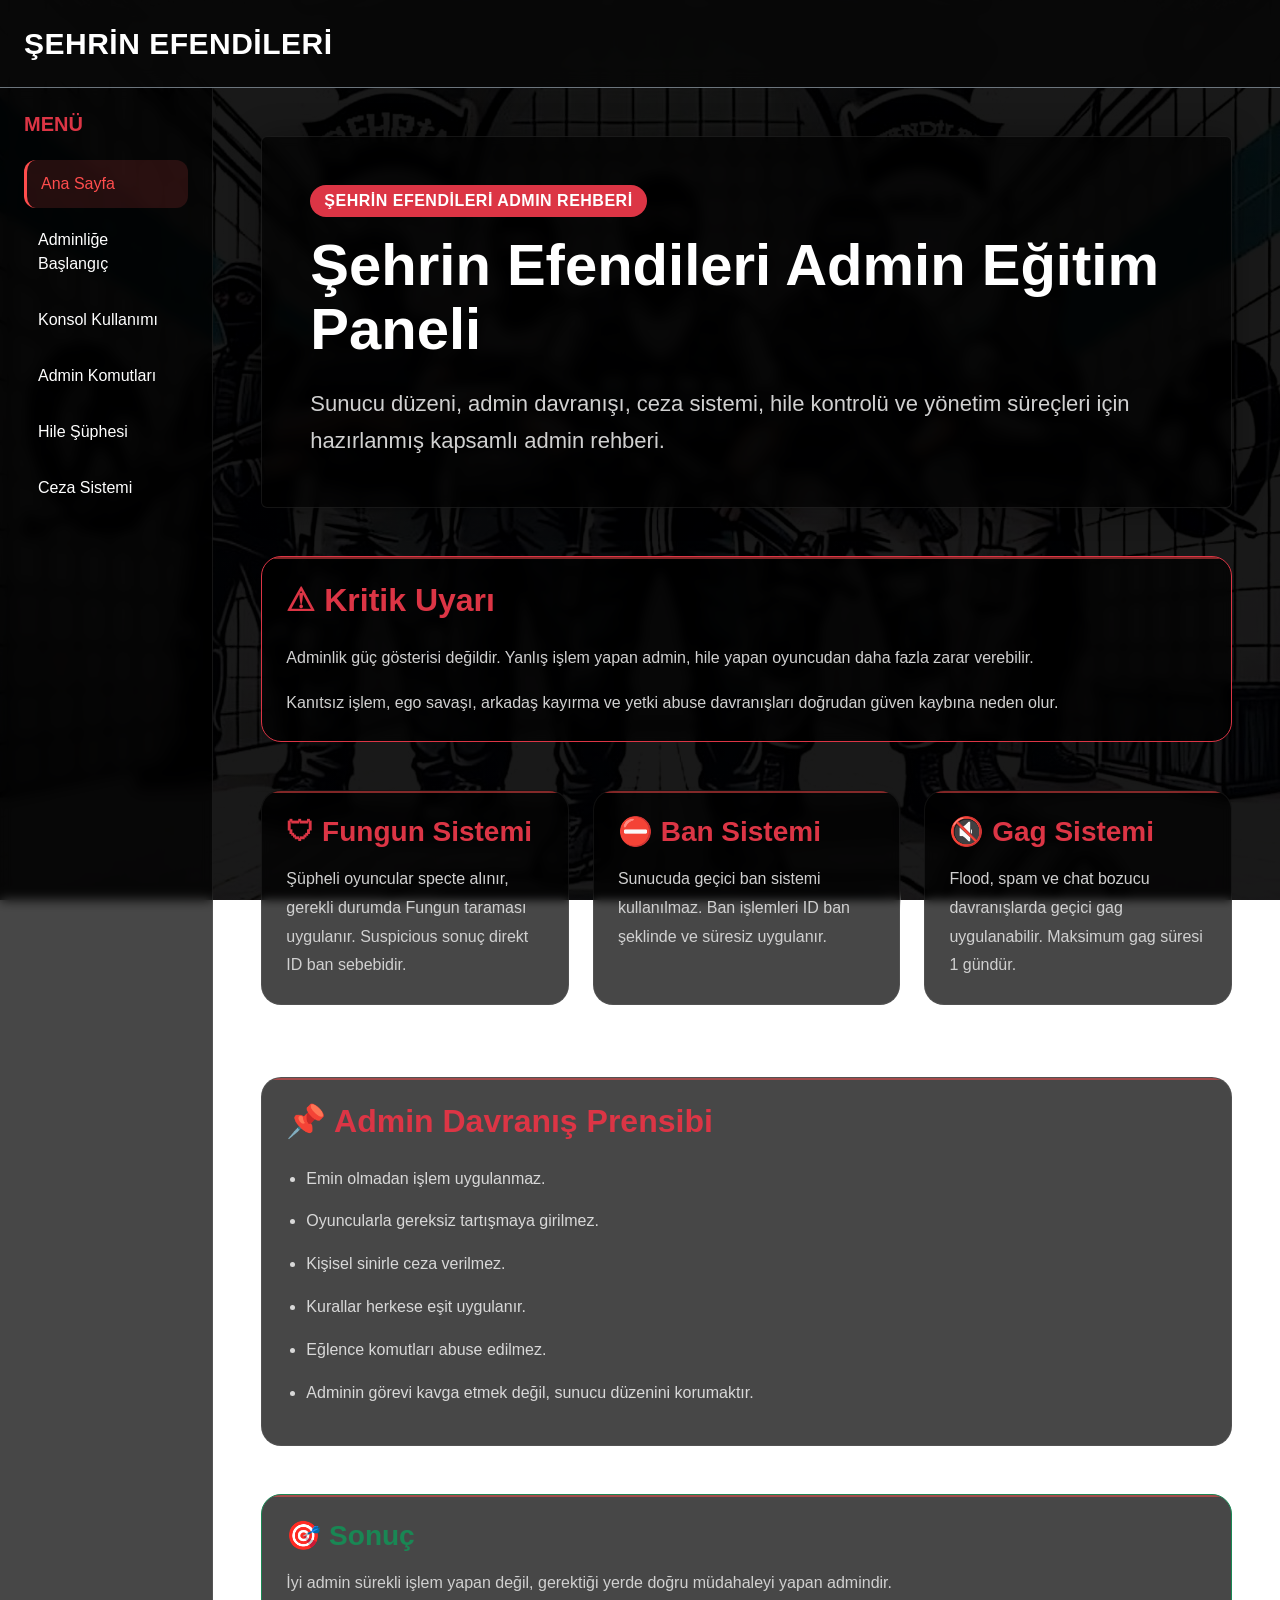
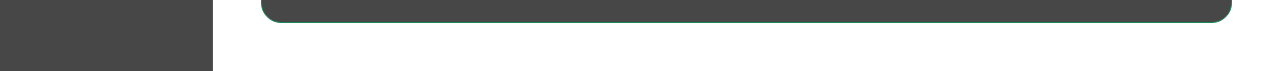
<file: index.html>
<!DOCTYPE html>
<html lang="tr">
<head>
    <meta charset="UTF-8">
    <meta name="viewport" content="width=device-width, initial-scale=1.0">
    <title>Şehrin Efendileri Admin Paneli</title>
    <link href="https://cdn.jsdelivr.net/npm/bootstrap@5.3.3/dist/css/bootstrap.min.css" rel="stylesheet">
    <link rel="stylesheet" href="assets/css/style.css">
</head>
<body>
    <nav class="navbar navbar-dark bg-dark px-4 py-3 border-bottom border-secondary">
        <span class="navbar-brand fw-bold">ŞEHRİN EFENDİLERİ</span>
    </nav>

    <div class="container-fluid">
        <div class="row">
            <div class="col-md-3 col-lg-2 sidebar p-4">
                <h5 class="text-danger mb-4">MENÜ</h5>
                <ul class="nav flex-column">
                    <li class="nav-item mb-2"><a class="nav-link active-link" href="index.html#icerik">Ana Sayfa</a></li>
                    <li class="nav-item mb-2"><a class="nav-link text-white" href="pages/baslangic.html#icerik">Adminliğe Başlangıç</a></li>
                    <li class="nav-item mb-2"><a class="nav-link text-white" href="pages/konsol-kullanimi.html#icerik">Konsol Kullanımı</a></li>
                    <li class="nav-item mb-2"><a class="nav-link text-white" href="pages/admin-komutlari.html#icerik">Admin Komutları</a></li>
                    <li class="nav-item mb-2"><a class="nav-link text-white" href="pages/hile-suphesi.html#icerik">Hile Şüphesi</a></li>
                    <li class="nav-item mb-2"><a class="nav-link text-white" href="pages/ceza-sistemi.html#icerik">Ceza Sistemi</a></li>
                </ul>
            </div>

            <div id="icerik" class="col-md-9 col-lg-10 p-5">
                <div class="hero-box p-5 rounded mb-5">
                    <span class="badge bg-danger mb-3 fs-6">ŞEHRİN EFENDİLERİ ADMIN REHBERİ</span>
                    <h1 class="fw-bold mb-4">Şehrin Efendileri Admin Eğitim Paneli</h1>
                    <p class="lead mb-0">Sunucu düzeni, admin davranışı, ceza sistemi, hile kontrolü ve yönetim süreçleri için hazırlanmış kapsamlı admin rehberi.</p>
                </div>

                <div class="card custom-card p-4 mb-5 border border-danger">
                    <h2 class="text-danger mb-4">⚠ Kritik Uyarı</h2>
                    <p>Adminlik güç gösterisi değildir. Yanlış işlem yapan admin, hile yapan oyuncudan daha fazla zarar verebilir.</p>
                    <p class="mb-0">Kanıtsız işlem, ego savaşı, arkadaş kayırma ve yetki abuse davranışları doğrudan güven kaybına neden olur.</p>
                </div>

                <div class="row mb-5">
                    <div class="col-lg-4 mb-4">
                        <div class="card custom-card h-100 p-4">
                            <h3 class="mb-3 text-danger">🛡 Fungun Sistemi</h3>
                            <p class="mb-0">Şüpheli oyuncular specte alınır, gerekli durumda Fungun taraması uygulanır. Suspicious sonuç direkt ID ban sebebidir.</p>
                        </div>
                    </div>
                    <div class="col-lg-4 mb-4">
                        <div class="card custom-card h-100 p-4">
                            <h3 class="mb-3 text-danger">⛔ Ban Sistemi</h3>
                            <p class="mb-0">Sunucuda geçici ban sistemi kullanılmaz. Ban işlemleri ID ban şeklinde ve süresiz uygulanır.</p>
                        </div>
                    </div>
                    <div class="col-lg-4 mb-4">
                        <div class="card custom-card h-100 p-4">
                            <h3 class="mb-3 text-danger">🔇 Gag Sistemi</h3>
                            <p class="mb-0">Flood, spam ve chat bozucu davranışlarda geçici gag uygulanabilir. Maksimum gag süresi 1 gündür.</p>
                        </div>
                    </div>
                </div>

                <div class="card custom-card p-4 mb-5">
                    <h2 class="text-danger mb-4">📌 Admin Davranış Prensibi</h2>
                    <ul class="guide-list mb-0">
                        <li>Emin olmadan işlem uygulanmaz.</li>
                        <li>Oyuncularla gereksiz tartışmaya girilmez.</li>
                        <li>Kişisel sinirle ceza verilmez.</li>
                        <li>Kurallar herkese eşit uygulanır.</li>
                        <li>Eğlence komutları abuse edilmez.</li>
                        <li>Adminin görevi kavga etmek değil, sunucu düzenini korumaktır.</li>
                    </ul>
                </div>

                <div class="card custom-card p-4 border border-success">
                    <h3 class="text-success mb-3">🎯 Sonuç</h3>
                    <p class="mb-0">İyi admin sürekli işlem yapan değil, gerektiği yerde doğru müdahaleyi yapan admindir.</p>
                </div>
            </div>
        </div>
    </div>
    <script src="https://cdn.jsdelivr.net/npm/bootstrap@5.3.3/dist/js/bootstrap.bundle.min.js"></script>
</body>
</html>
</file>
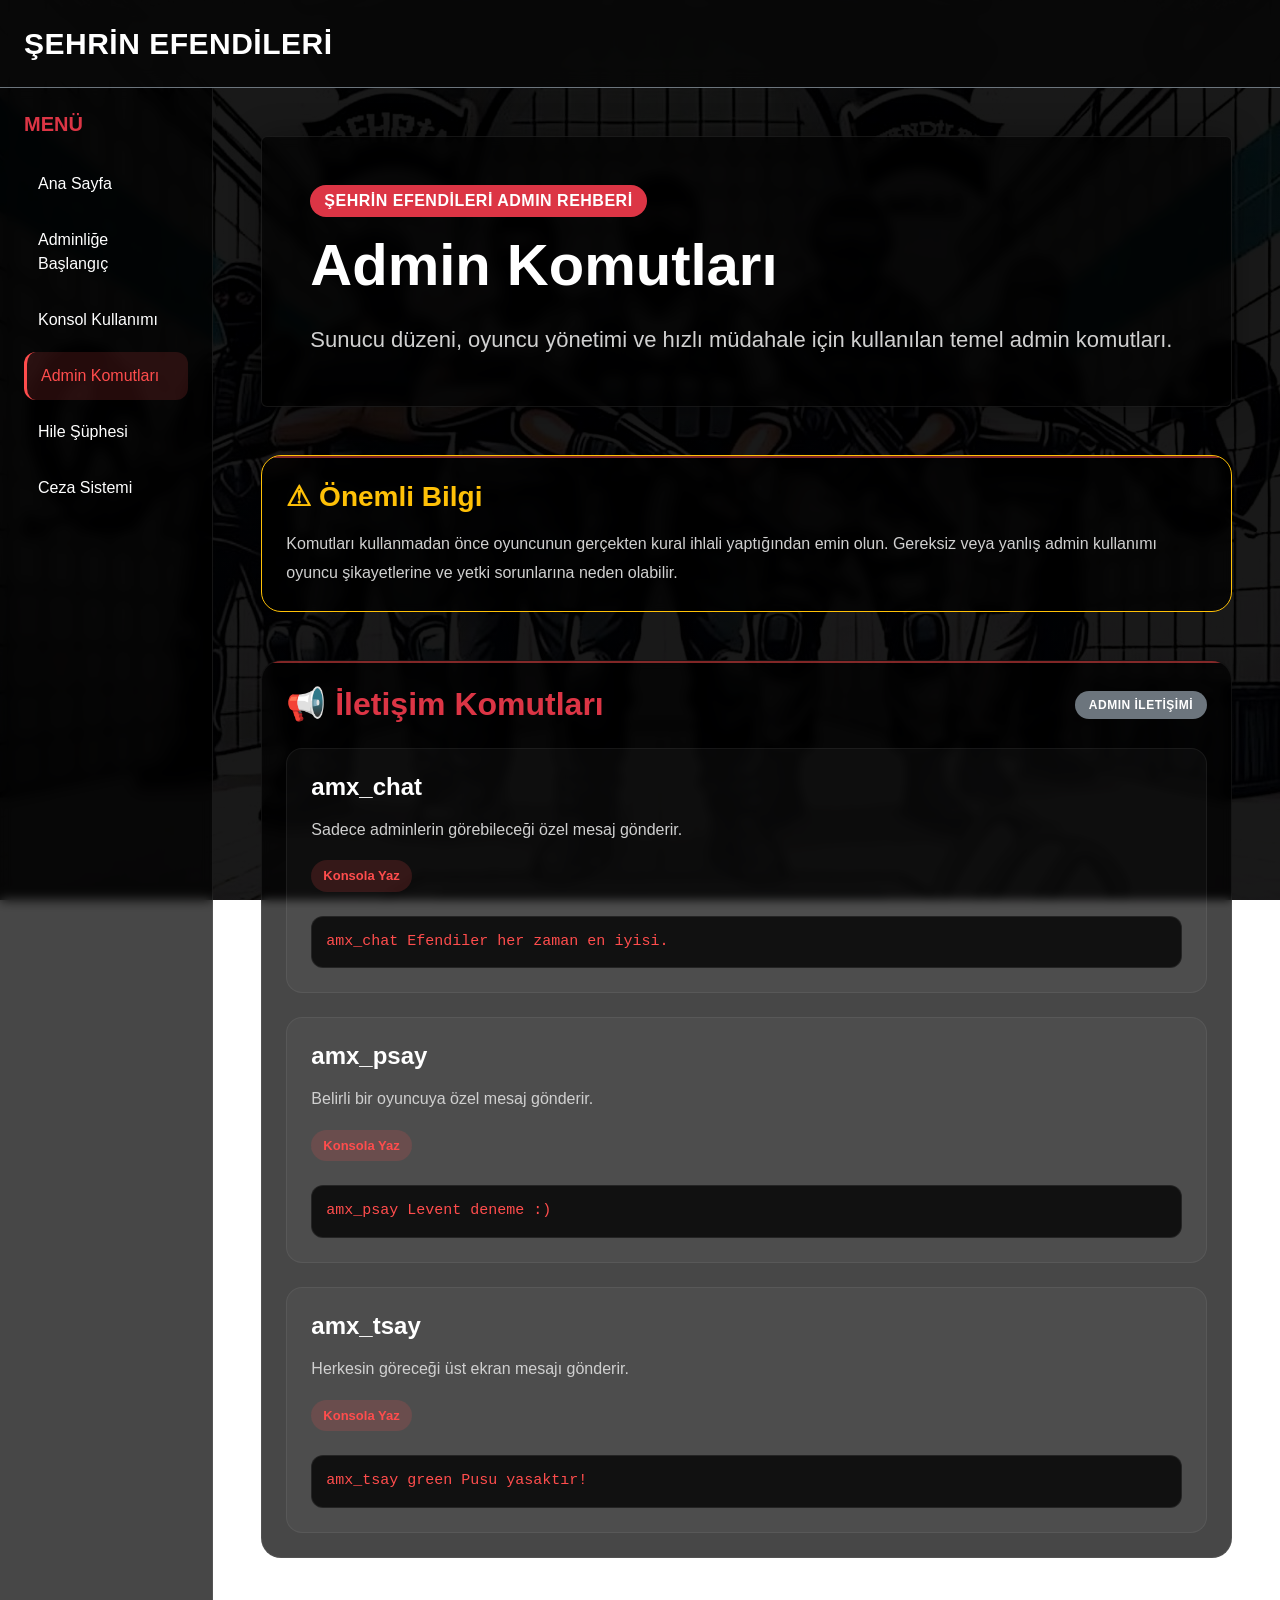
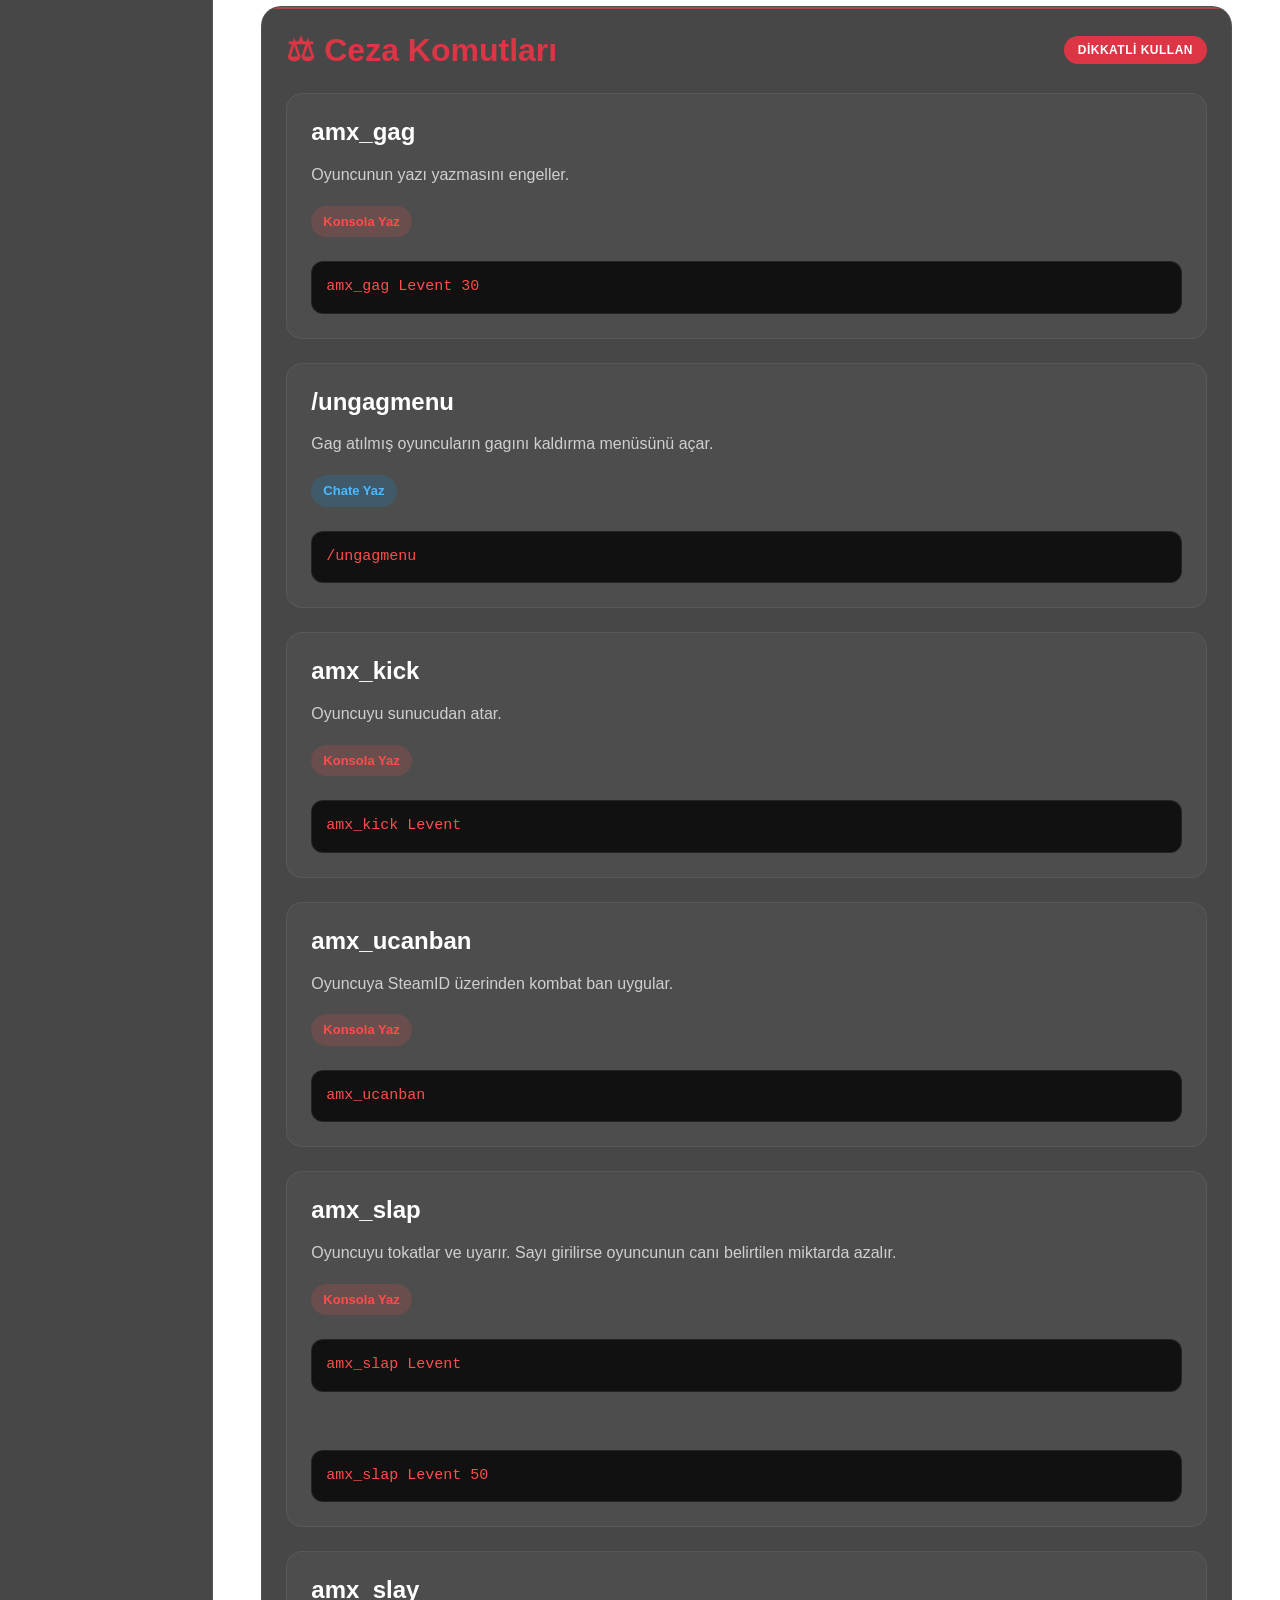
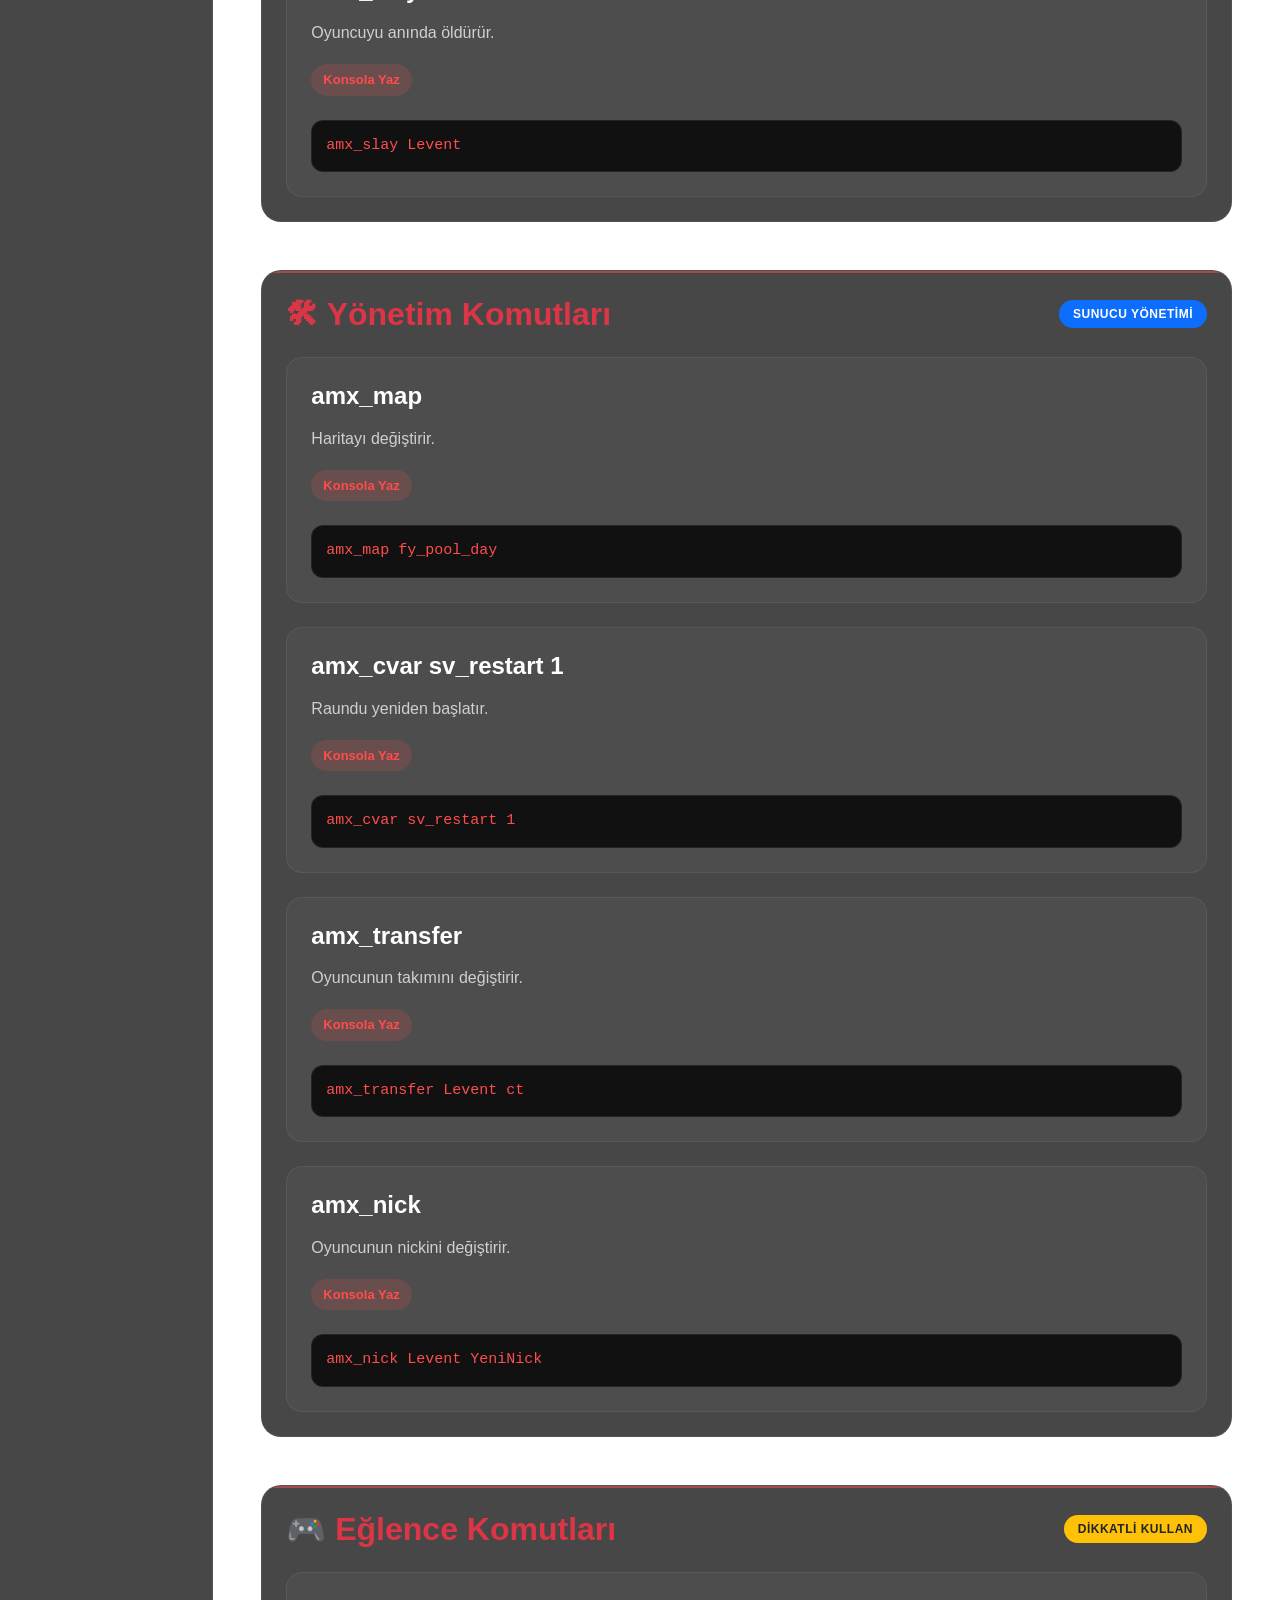
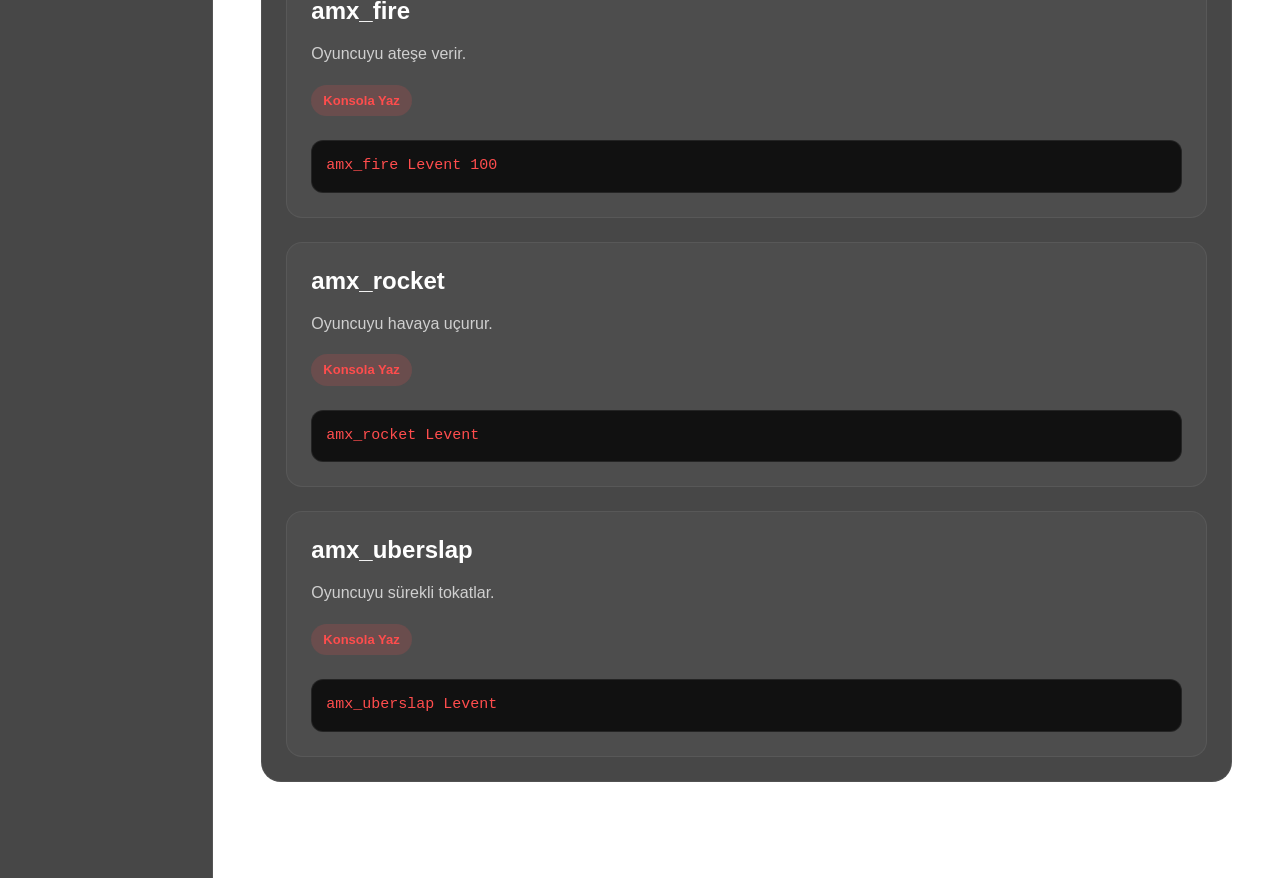
<file: pages/admin-komutlari.html>
<!DOCTYPE html>
<html lang="tr">

<head>
    <meta charset="UTF-8">

    <meta name="viewport"
          content="width=device-width, initial-scale=1.0">

    <title>
        Admin Komutları
    </title>

    <!-- Bootstrap -->
    <link href="https://cdn.jsdelivr.net/npm/bootstrap@5.3.3/dist/css/bootstrap.min.css"
          rel="stylesheet">

    <!-- CSS -->
    <link rel="stylesheet"
          href="../assets/css/style.css">
</head>

<body>

    <!-- Navbar -->
    <nav class="navbar navbar-dark bg-dark px-4 py-3 border-bottom border-secondary">

        <span class="navbar-brand fw-bold">
            ŞEHRİN EFENDİLERİ
        </span>

    </nav>

    <!-- Ana Alan -->
    <div class="container-fluid">

        <div class="row">

            <!-- Sidebar -->
            <div class="col-md-3 col-lg-2 sidebar p-4">

                <h5 class="text-danger mb-4">
                    MENÜ
                </h5>

                <ul class="nav flex-column">

                    <li class="nav-item mb-2">
                        <a class="nav-link text-white"
                           href="../index.html#icerik">
                            Ana Sayfa
                        </a>
                    </li>

                    <li class="nav-item mb-2">
                        <a class="nav-link text-white"
                           href="baslangic.html#icerik">
                            Adminliğe Başlangıç
                        </a>
                    </li>

                    <li class="nav-item mb-2">
                        <a class="nav-link text-white"
                           href="konsol-kullanimi.html#icerik">
                            Konsol Kullanımı
                        </a>
                    </li>

                    <li class="nav-item mb-2">
                        <a class="nav-link active-link"
                           href="admin-komutlari.html#icerik">
                            Admin Komutları
                        </a>
                    </li>

                    <li class="nav-item mb-2">
                        <a class="nav-link text-white"
                           href="hile-suphesi.html#icerik">
                            Hile Şüphesi
                        </a>
                    </li>

                    <li class="nav-item mb-2">
                        <a class="nav-link text-white"
                           href="ceza-sistemi.html#icerik">
                            Ceza Sistemi
                        </a>
                    </li>

                </ul>

            </div>

            <!-- İçerik -->
            <div id="icerik" class="col-md-9 col-lg-10 p-5">

                <!-- Hero -->
                <div class="hero-box p-5 rounded mb-5">

                    <span class="badge bg-danger mb-3 fs-6">
                        ŞEHRİN EFENDİLERİ ADMIN REHBERİ
                    </span>

                    <h1 class="fw-bold mb-4">
                        Admin Komutları
                    </h1>

                    <p class="lead mb-0">
                        Sunucu düzeni, oyuncu yönetimi ve hızlı müdahale için kullanılan temel admin komutları.
                    </p>

                </div>

                <!-- Bilgi Kutusu -->
                <div class="card custom-card p-4 mb-5 border border-warning">

                    <h3 class="text-warning mb-3">
                        ⚠ Önemli Bilgi
                    </h3>

                    <p class="mb-0">
                        Komutları kullanmadan önce oyuncunun gerçekten kural ihlali yaptığından emin olun.
                        Gereksiz veya yanlış admin kullanımı oyuncu şikayetlerine ve yetki sorunlarına neden olabilir.
                    </p>

                </div>

                <!-- İletişim -->
                <div class="card custom-card p-4 mb-5">

                    <div class="d-flex justify-content-between align-items-center mb-4 flex-wrap gap-2">

                        <h2 class="text-danger mb-0">
                            📢 İletişim Komutları
                        </h2>

                        <span class="badge bg-secondary">
                            ADMIN İLETİŞİMİ
                        </span>

                    </div>

                    <div class="command-box">

                        <h4>
                            amx_chat
                        </h4>

                        <p>
                            Sadece adminlerin görebileceği özel mesaj gönderir.
                        </p>

                        <div class="command-type console-command">
                            Konsola Yaz
                        </div>

                        <code>
                            amx_chat Efendiler her zaman en iyisi.
                        </code>

                    </div>

                    <div class="command-box">

                        <h4>
                            amx_psay
                        </h4>

                        <p>
                            Belirli bir oyuncuya özel mesaj gönderir.
                        </p>

                        <div class="command-type console-command">
                            Konsola Yaz
                        </div>

                        <code>
                            amx_psay Levent deneme :)
                        </code>

                    </div>

                    <div class="command-box mb-0">

                        <h4>
                            amx_tsay
                        </h4>

                        <p>
                            Herkesin göreceği üst ekran mesajı gönderir.
                        </p>

                        <div class="command-type console-command">
                            Konsola Yaz
                        </div>

                        <code>
                            amx_tsay green Pusu yasaktır!
                        </code>

                    </div>

                </div>

                <!-- Ceza -->
                <div class="card custom-card p-4 mb-5">

                    <div class="d-flex justify-content-between align-items-center mb-4 flex-wrap gap-2">

                        <h2 class="text-danger mb-0">
                            ⚖ Ceza Komutları
                        </h2>

                        <span class="badge bg-danger">
                            DİKKATLİ KULLAN
                        </span>

                    </div>

                    <div class="command-box">

                        <h4>
                            amx_gag
                        </h4>

                        <p>
                            Oyuncunun yazı yazmasını engeller.
                        </p>

                        <div class="command-type console-command">
                            Konsola Yaz
                        </div>

                        <code>
                            amx_gag Levent 30
                        </code>

                    </div>

                    <div class="command-box">

                        <h4>
                            /ungagmenu
                        </h4>

                        <p>
                            Gag atılmış oyuncuların gagını kaldırma menüsünü açar.
                        </p>

                        <div class="command-type chat-command">
                            Chate Yaz
                        </div>

                        <code>
                            /ungagmenu
                        </code>

                    </div>

                    <div class="command-box">

                        <h4>
                            amx_kick
                        </h4>

                        <p>
                            Oyuncuyu sunucudan atar.
                        </p>

                        <div class="command-type console-command">
                            Konsola Yaz
                        </div>

                        <code>
                            amx_kick Levent
                        </code>

                    </div>

                    <div class="command-box">

                        <h4>
                            amx_ucanban
                        </h4>

                        <p>
                            Oyuncuya SteamID üzerinden kombat ban uygular.
                        </p>

                        <div class="command-type console-command">
                            Konsola Yaz
                        </div>

                        <code>
                            amx_ucanban
                        </code>

                    </div>

                    <div class="command-box">

                        <h4>
                            amx_slap
                        </h4>

                        <p>
                            Oyuncuyu tokatlar ve uyarır.
                            Sayı girilirse oyuncunun canı belirtilen miktarda azalır.
                        </p>

                        <div class="command-type console-command">
                            Konsola Yaz
                        </div>

                        <code>
                            amx_slap Levent
                        </code>

                        <br>
                        <br>

                        <code>
                            amx_slap Levent 50
                        </code>

                    </div>

                    <div class="command-box mb-0">

                        <h4>
                            amx_slay
                        </h4>

                        <p>
                            Oyuncuyu anında öldürür.
                        </p>

                        <div class="command-type console-command">
                            Konsola Yaz
                        </div>

                        <code>
                            amx_slay Levent
                        </code>

                    </div>

                </div>

                <!-- Yönetim -->
                <div class="card custom-card p-4 mb-5">

                    <div class="d-flex justify-content-between align-items-center mb-4 flex-wrap gap-2">

                        <h2 class="text-danger mb-0">
                            🛠 Yönetim Komutları
                        </h2>

                        <span class="badge bg-primary">
                            SUNUCU YÖNETİMİ
                        </span>

                    </div>

                    <div class="command-box">

                        <h4>
                            amx_map
                        </h4>

                        <p>
                            Haritayı değiştirir.
                        </p>

                        <div class="command-type console-command">
                            Konsola Yaz
                        </div>

                        <code>
                            amx_map fy_pool_day
                        </code>

                    </div>

                    <div class="command-box">

                        <h4>
                            amx_cvar sv_restart 1
                        </h4>

                        <p>
                            Raundu yeniden başlatır.
                        </p>

                        <div class="command-type console-command">
                            Konsola Yaz
                        </div>

                        <code>
                            amx_cvar sv_restart 1
                        </code>

                    </div>

                    <div class="command-box">

                        <h4>
                            amx_transfer
                        </h4>

                        <p>
                            Oyuncunun takımını değiştirir.
                        </p>

                        <div class="command-type console-command">
                            Konsola Yaz
                        </div>

                        <code>
                            amx_transfer Levent ct
                        </code>

                    </div>

                    <div class="command-box mb-0">

                        <h4>
                            amx_nick
                        </h4>

                        <p>
                            Oyuncunun nickini değiştirir.
                        </p>

                        <div class="command-type console-command">
                            Konsola Yaz
                        </div>

                        <code>
                            amx_nick Levent YeniNick
                        </code>

                    </div>

                </div>

                <!-- Eğlence -->
                <div class="card custom-card p-4 mb-5">

                    <div class="d-flex justify-content-between align-items-center mb-4 flex-wrap gap-2">

                        <h2 class="text-danger mb-0">
                            🎮 Eğlence Komutları
                        </h2>

                        <span class="badge bg-warning text-dark">
                            DİKKATLİ KULLAN
                        </span>

                    </div>

                    <div class="command-box">

                        <h4>
                            amx_fire
                        </h4>

                        <p>
                            Oyuncuyu ateşe verir.
                        </p>

                        <div class="command-type console-command">
                            Konsola Yaz
                        </div>

                        <code>
                            amx_fire Levent 100
                        </code>

                    </div>

                    <div class="command-box">

                        <h4>
                            amx_rocket
                        </h4>

                        <p>
                            Oyuncuyu havaya uçurur.
                        </p>

                        <div class="command-type console-command">
                            Konsola Yaz
                        </div>

                        <code>
                            amx_rocket Levent
                        </code>

                    </div>

                    <div class="command-box mb-0">

                        <h4>
                            amx_uberslap
                        </h4>

                        <p>
                            Oyuncuyu sürekli tokatlar.
                        </p>

                        <div class="command-type console-command">
                            Konsola Yaz
                        </div>

                        <code>
                            amx_uberslap Levent
                        </code>

                    </div>

                </div>

            </div>

        </div>

    </div>

    <!-- Bootstrap JS -->
    <script src="https://cdn.jsdelivr.net/npm/bootstrap@5.3.3/dist/js/bootstrap.bundle.min.js"></script>

    <!-- Sayfa Açılınca En Üste Çık -->
    <script>

        window.addEventListener("pageshow", function () {

            window.scrollTo(0, 0);

        });

    </script>

</body>

</html>
</file>
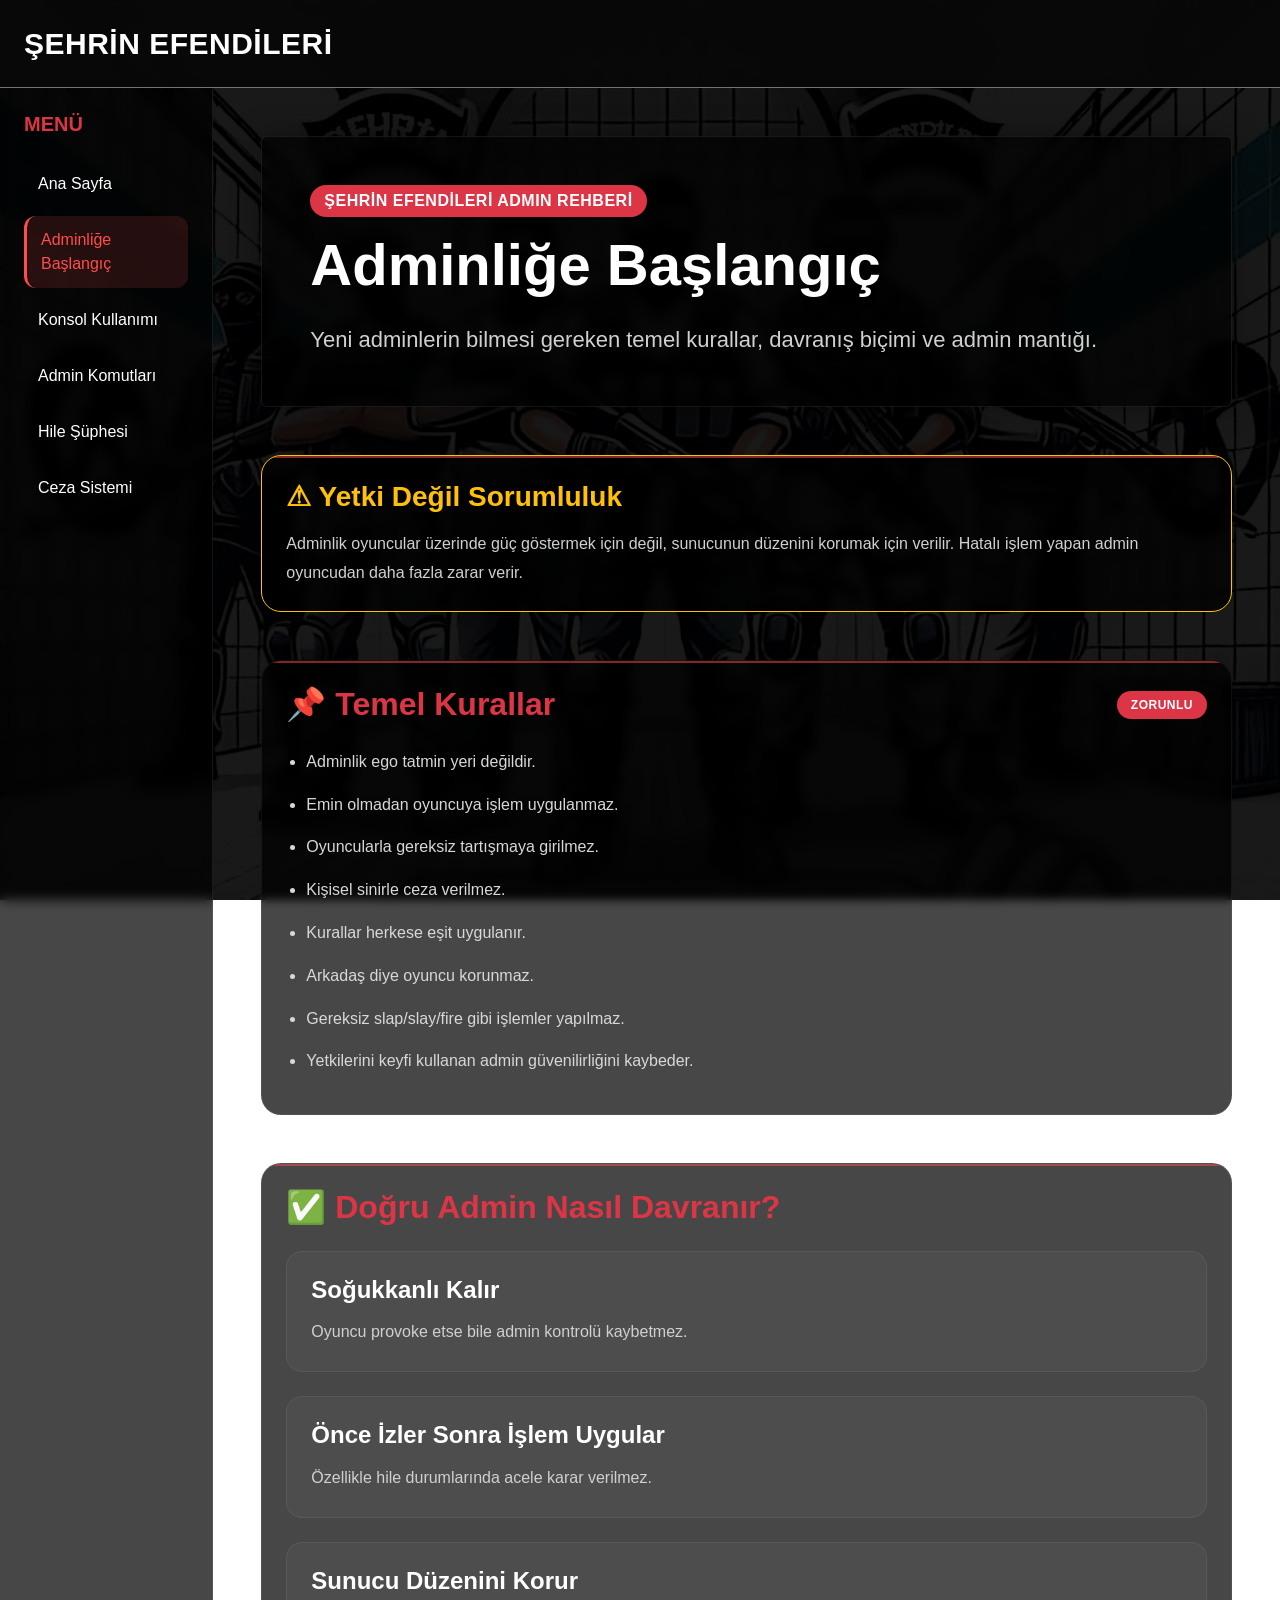
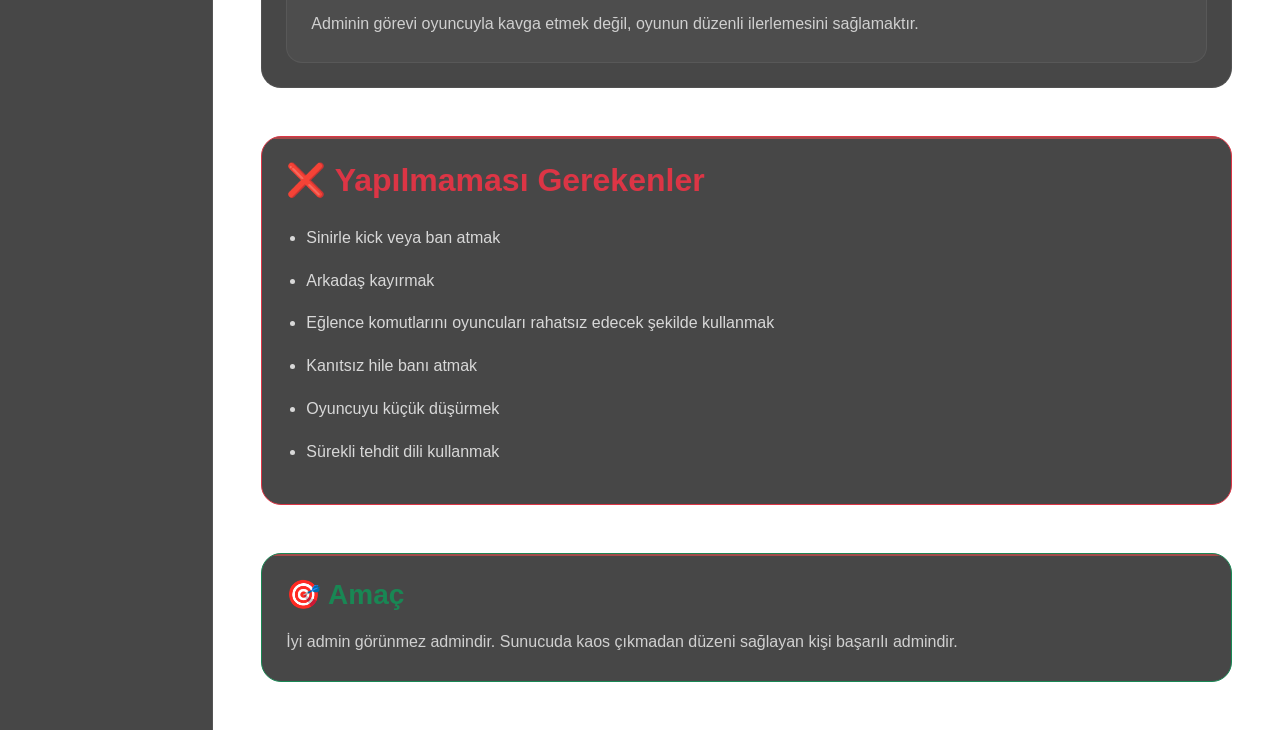
<file: pages/baslangic.html>
<!DOCTYPE html>
<html lang="tr">

<head>
    <meta charset="UTF-8">

    <meta name="viewport"
          content="width=device-width, initial-scale=1.0">

    <title>
        Adminliğe Başlangıç
    </title>

    <!-- Bootstrap -->
    <link href="https://cdn.jsdelivr.net/npm/bootstrap@5.3.3/dist/css/bootstrap.min.css"
          rel="stylesheet">

    <!-- CSS -->
    <link rel="stylesheet"
          href="../assets/css/style.css">
</head>

<body>

    <!-- Navbar -->
    <nav class="navbar navbar-dark bg-dark px-4 py-3 border-bottom border-secondary">

        <span class="navbar-brand fw-bold">
            ŞEHRİN EFENDİLERİ
        </span>

    </nav>

    <!-- Ana Alan -->
    <div class="container-fluid">

        <div class="row">

            <!-- Sidebar -->
            <div class="col-md-3 col-lg-2 sidebar p-4">

                <h5 class="text-danger mb-4">
                    MENÜ
                </h5>

                <ul class="nav flex-column">

                    <li class="nav-item mb-2">
                        <a class="nav-link text-white"
                           href="../index.html#icerik">
                            Ana Sayfa
                        </a>
                    </li>

                    <li class="nav-item mb-2">
                        <a class="nav-link active-link"
                           href="baslangic.html#icerik">
                            Adminliğe Başlangıç
                        </a>
                    </li>

                    <li class="nav-item mb-2">
                        <a class="nav-link text-white"
                           href="konsol-kullanimi.html#icerik">
                            Konsol Kullanımı
                        </a>
                    </li>

                    <li class="nav-item mb-2">
                        <a class="nav-link text-white"
                           href="admin-komutlari.html#icerik">
                            Admin Komutları
                        </a>
                    </li>

                    <li class="nav-item mb-2">
                        <a class="nav-link text-white"
                           href="hile-suphesi.html#icerik">
                            Hile Şüphesi
                        </a>
                    </li>

                    <li class="nav-item mb-2">
                        <a class="nav-link text-white"
                           href="ceza-sistemi.html#icerik">
                            Ceza Sistemi
                        </a>
                    </li>

                </ul>

            </div>

            <!-- İçerik -->
            <div id="icerik" class="col-md-9 col-lg-10 p-5">

                <!-- Hero -->
                <div class="hero-box p-5 rounded mb-5">

                    <span class="badge bg-danger mb-3 fs-6">
                        ŞEHRİN EFENDİLERİ ADMIN REHBERİ
                    </span>

                    <h1 class="fw-bold mb-4">
                        Adminliğe Başlangıç
                    </h1>

                    <p class="lead mb-0">
                        Yeni adminlerin bilmesi gereken temel kurallar,
                        davranış biçimi ve admin mantığı.
                    </p>

                </div>

                <!-- Bilgi Kutusu -->
                <div class="card custom-card p-4 mb-5 border border-warning">

                    <h3 class="text-warning mb-3">
                        ⚠ Yetki Değil Sorumluluk
                    </h3>

                    <p class="mb-0">
                        Adminlik oyuncular üzerinde güç göstermek için değil,
                        sunucunun düzenini korumak için verilir.
                        Hatalı işlem yapan admin oyuncudan daha fazla zarar verir.
                    </p>

                </div>

                <!-- Temel Kurallar -->
                <div class="card custom-card p-4 mb-5">

                    <div class="d-flex justify-content-between align-items-center mb-4 flex-wrap gap-2">

                        <h2 class="text-danger mb-0">
                            📌 Temel Kurallar
                        </h2>

                        <span class="badge bg-danger">
                            ZORUNLU
                        </span>

                    </div>

                    <ul class="guide-list mb-0">

                        <li>
                            Adminlik ego tatmin yeri değildir.
                        </li>

                        <li>
                            Emin olmadan oyuncuya işlem uygulanmaz.
                        </li>

                        <li>
                            Oyuncularla gereksiz tartışmaya girilmez.
                        </li>

                        <li>
                            Kişisel sinirle ceza verilmez.
                        </li>

                        <li>
                            Kurallar herkese eşit uygulanır.
                        </li>

                        <li>
                            Arkadaş diye oyuncu korunmaz.
                        </li>

                        <li>
                            Gereksiz slap/slay/fire gibi işlemler yapılmaz.
                        </li>

                        <li>
                            Yetkilerini keyfi kullanan admin güvenilirliğini kaybeder.
                        </li>

                    </ul>

                </div>

                <!-- Doğru Admin -->
                <div class="card custom-card p-4 mb-5">

                    <h2 class="text-danger mb-4">
                        ✅ Doğru Admin Nasıl Davranır?
                    </h2>

                    <div class="command-box">

                        <h4>
                            Soğukkanlı Kalır
                        </h4>

                        <p class="mb-0">
                            Oyuncu provoke etse bile admin kontrolü kaybetmez.
                        </p>

                    </div>

                    <div class="command-box">

                        <h4>
                            Önce İzler Sonra İşlem Uygular
                        </h4>

                        <p class="mb-0">
                            Özellikle hile durumlarında acele karar verilmez.
                        </p>

                    </div>

                    <div class="command-box mb-0">

                        <h4>
                            Sunucu Düzenini Korur
                        </h4>

                        <p class="mb-0">
                            Adminin görevi oyuncuyla kavga etmek değil,
                            oyunun düzenli ilerlemesini sağlamaktır.
                        </p>

                    </div>

                </div>

                <!-- Yanlış Admin -->
                <div class="card custom-card p-4 mb-5 border border-danger">

                    <h2 class="text-danger mb-4">
                        ❌ Yapılmaması Gerekenler
                    </h2>

                    <ul class="guide-list mb-0">

                        <li>
                            Sinirle kick veya ban atmak
                        </li>

                        <li>
                            Arkadaş kayırmak
                        </li>

                        <li>
                            Eğlence komutlarını oyuncuları rahatsız edecek şekilde kullanmak
                        </li>

                        <li>
                            Kanıtsız hile banı atmak
                        </li>

                        <li>
                            Oyuncuyu küçük düşürmek
                        </li>

                        <li>
                            Sürekli tehdit dili kullanmak
                        </li>

                    </ul>

                </div>

                <!-- Son Kart -->
                <div class="card custom-card p-4 border border-success">

                    <h3 class="text-success mb-3">
                        🎯 Amaç
                    </h3>

                    <p class="mb-0">
                        İyi admin görünmez admindir.
                        Sunucuda kaos çıkmadan düzeni sağlayan kişi başarılı admindir.
                    </p>

                </div>

            </div>

        </div>

    </div>

    <!-- Bootstrap JS -->
    <script src="https://cdn.jsdelivr.net/npm/bootstrap@5.3.3/dist/js/bootstrap.bundle.min.js"></script>

    <!-- Sayfa Açılınca En Üste Çık -->
    <script>

        window.addEventListener("pageshow", function () {

            window.scrollTo(0, 0);

        });

    </script>

</body>

</html>
</file>
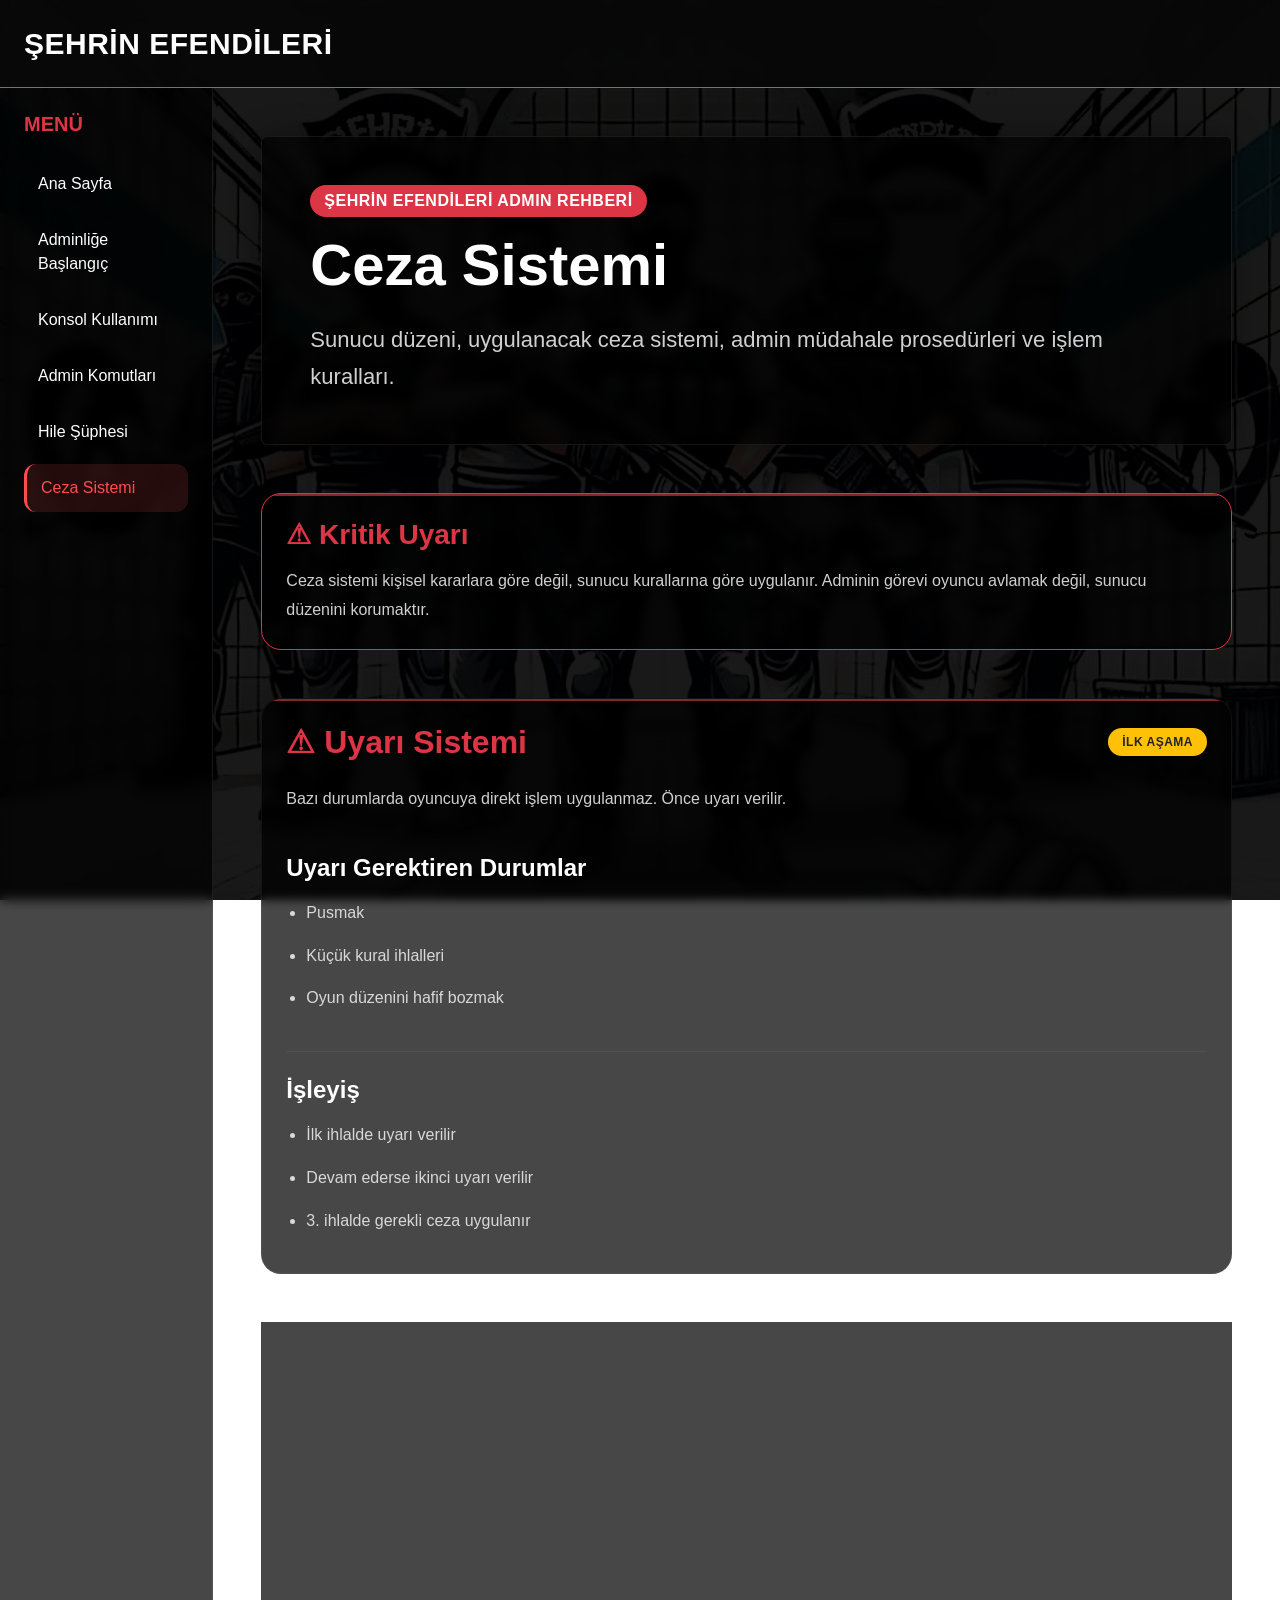
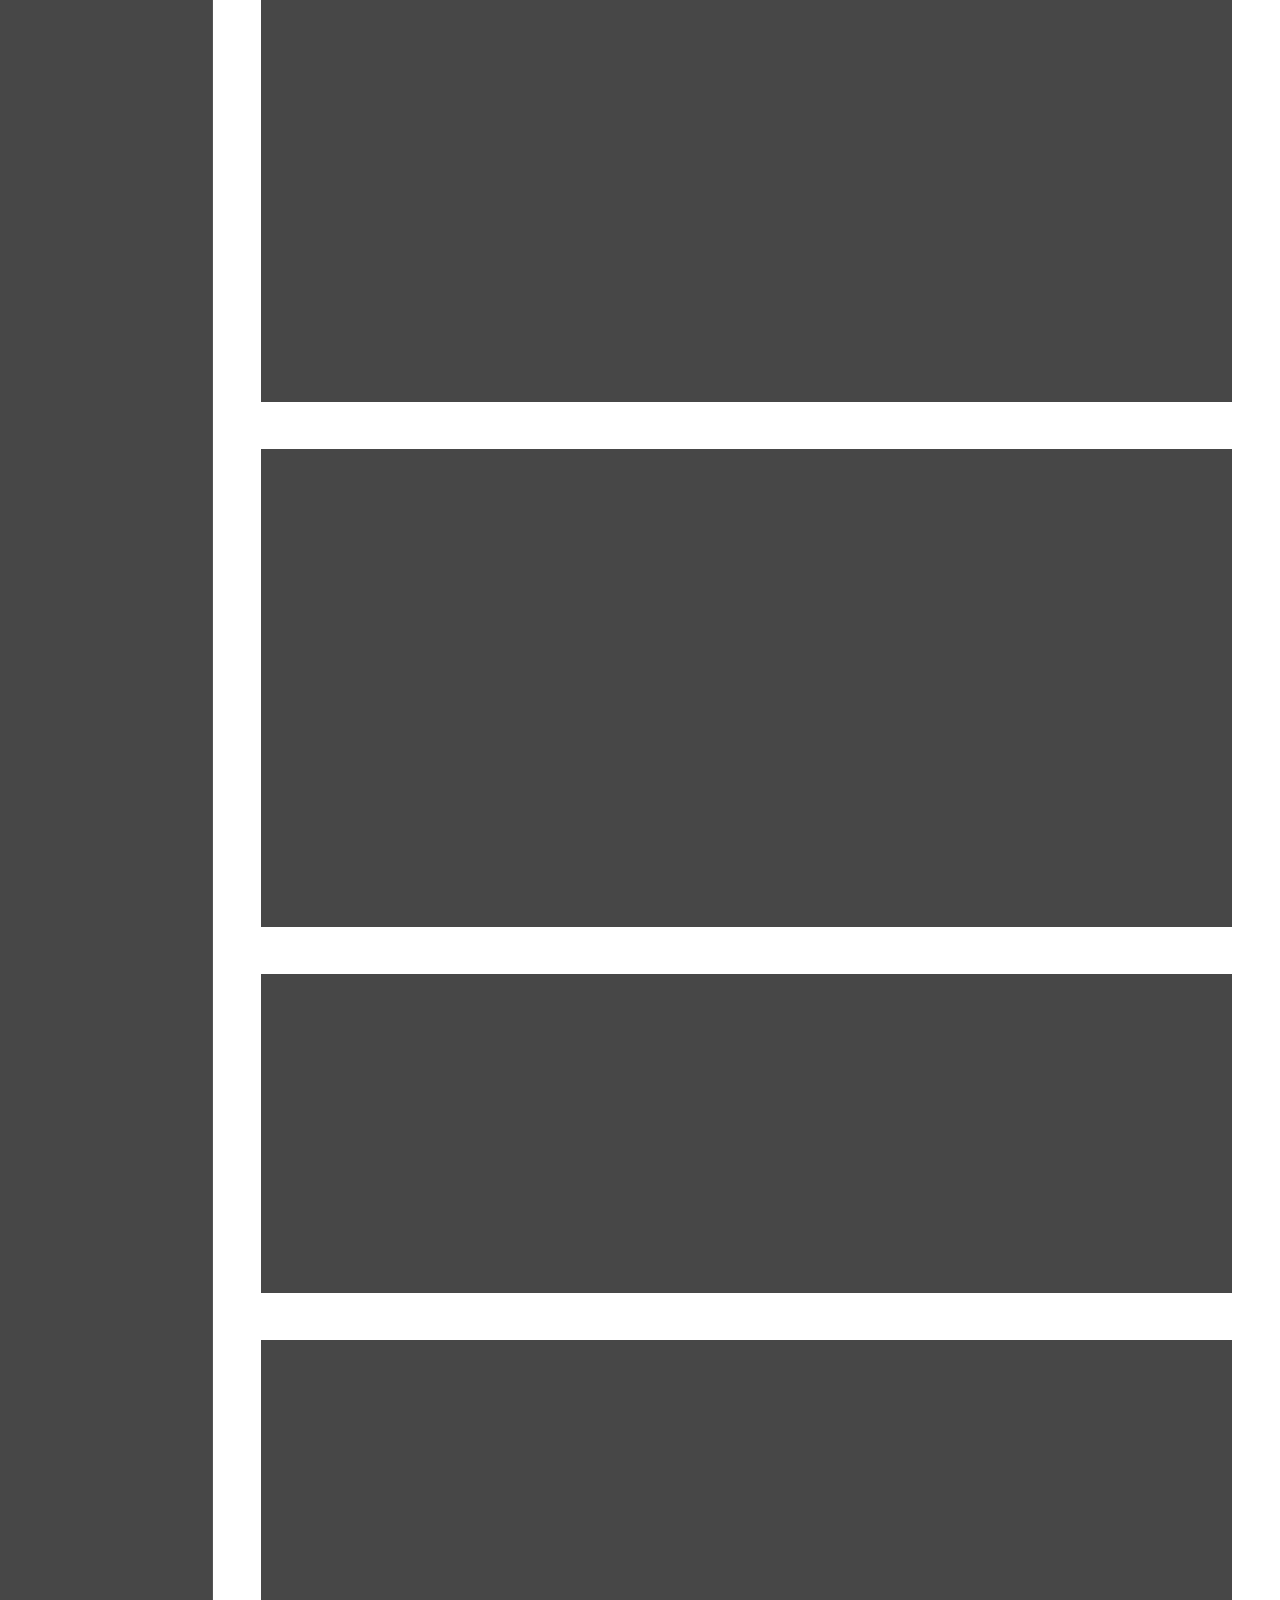
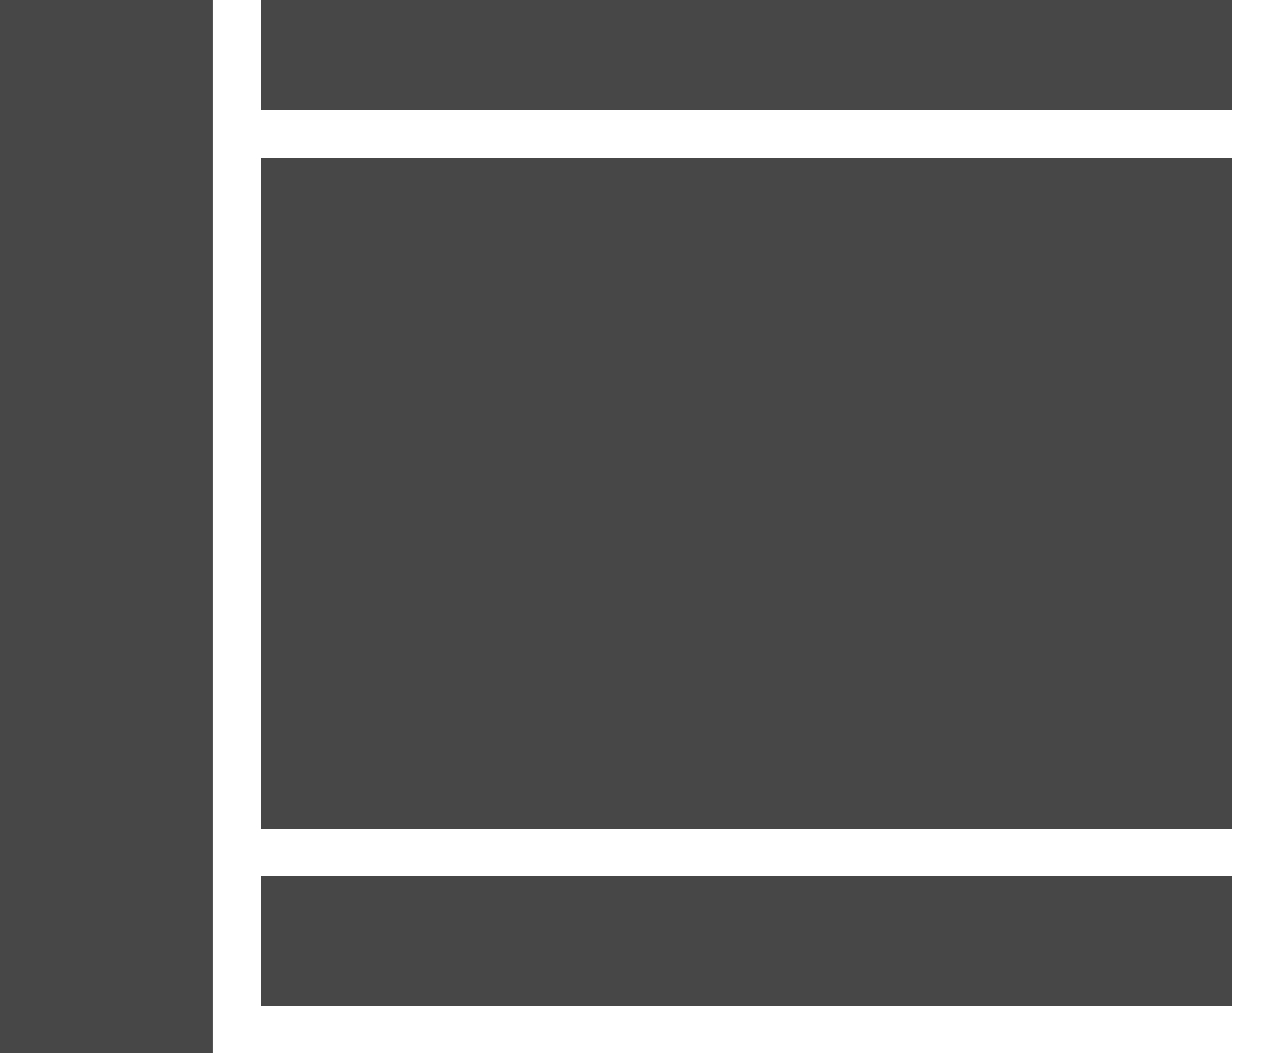
<file: pages/ceza-sistemi.html>
<!DOCTYPE html>
<html lang="tr">

<head>
    <meta charset="UTF-8">

    <meta name="viewport"
          content="width=device-width, initial-scale=1.0">

    <title>
        Ceza Sistemi
    </title>

    <!-- Bootstrap -->
    <link href="https://cdn.jsdelivr.net/npm/bootstrap@5.3.3/dist/css/bootstrap.min.css"
          rel="stylesheet">

    <!-- CSS -->
    <link rel="stylesheet"
          href="../assets/css/style.css">
</head>

<body>

    <!-- Navbar -->
    <nav class="navbar navbar-dark bg-dark px-4 py-3 border-bottom border-secondary">

        <span class="navbar-brand fw-bold">
            ŞEHRİN EFENDİLERİ
        </span>

    </nav>

    <!-- Ana Alan -->
    <div class="container-fluid">

        <div class="row">

            <!-- Sidebar -->
            <div class="col-md-3 col-lg-2 sidebar p-4">

                <h5 class="text-danger mb-4">
                    MENÜ
                </h5>

                <ul class="nav flex-column">

                    <li class="nav-item mb-2">
                        <a class="nav-link text-white"
                           href="../index.html#icerik">
                            Ana Sayfa
                        </a>
                    </li>

                    <li class="nav-item mb-2">
                        <a class="nav-link text-white"
                           href="baslangic.html#icerik">
                            Adminliğe Başlangıç
                        </a>
                    </li>

                    <li class="nav-item mb-2">
                        <a class="nav-link text-white"
                           href="konsol-kullanimi.html#icerik">
                            Konsol Kullanımı
                        </a>
                    </li>

                    <li class="nav-item mb-2">
                        <a class="nav-link text-white"
                           href="admin-komutlari.html#icerik">
                            Admin Komutları
                        </a>
                    </li>

                    <li class="nav-item mb-2">
                        <a class="nav-link text-white"
                           href="hile-suphesi.html#icerik">
                            Hile Şüphesi
                        </a>
                    </li>

                    <li class="nav-item mb-2">
                        <a class="nav-link active-link"
                           href="ceza-sistemi.html#icerik">
                            Ceza Sistemi
                        </a>
                    </li>

                </ul>

            </div>

            <!-- İçerik -->
            <div id="icerik" class="col-md-9 col-lg-10 p-5">

                <!-- Hero -->
                <div class="hero-box p-5 rounded mb-5">

                    <span class="badge bg-danger mb-3 fs-6">
                        ŞEHRİN EFENDİLERİ ADMIN REHBERİ
                    </span>

                    <h1 class="fw-bold mb-4">
                        Ceza Sistemi
                    </h1>

                    <p class="lead mb-0">
                        Sunucu düzeni, uygulanacak ceza sistemi,
                        admin müdahale prosedürleri ve işlem kuralları.
                    </p>

                </div>

                <!-- Kritik Uyarı -->
                <div class="card custom-card p-4 mb-5 border border-danger">

                    <h3 class="text-danger mb-3">
                        ⚠ Kritik Uyarı
                    </h3>

                    <p class="mb-0">
                        Ceza sistemi kişisel kararlara göre değil,
                        sunucu kurallarına göre uygulanır.
                        Adminin görevi oyuncu avlamak değil,
                        sunucu düzenini korumaktır.
                    </p>

                </div>

                <!-- Uyarı Sistemi -->
                <div class="card custom-card p-4 mb-5">

                    <div class="d-flex justify-content-between align-items-center mb-4 flex-wrap gap-2">

                        <h2 class="text-danger mb-0">
                            ⚠ Uyarı Sistemi
                        </h2>

                        <span class="badge bg-warning text-dark">
                            İLK AŞAMA
                        </span>

                    </div>

                    <p>
                        Bazı durumlarda oyuncuya direkt işlem uygulanmaz.
                        Önce uyarı verilir.
                    </p>

                    <h4 class="mt-4 mb-3">
                        Uyarı Gerektiren Durumlar
                    </h4>

                    <ul class="guide-list">

                        <li>
                            Pusmak
                        </li>

                        <li>
                            Küçük kural ihlalleri
                        </li>

                        <li>
                            Oyun düzenini hafif bozmak
                        </li>

                    </ul>

                    <hr class="border-secondary my-4">

                    <h4 class="mb-3">
                        İşleyiş
                    </h4>

                    <ul class="guide-list mb-0">

                        <li>
                            İlk ihlalde uyarı verilir
                        </li>

                        <li>
                            Devam ederse ikinci uyarı verilir
                        </li>

                        <li>
                            3. ihlalde gerekli ceza uygulanır
                        </li>

                    </ul>

                </div>

                <!-- Ban Sistemi -->
                <div class="card custom-card p-4 mb-5 border border-danger">

                    <div class="d-flex justify-content-between align-items-center mb-4 flex-wrap gap-2">

                        <h2 class="text-danger mb-0">
                            ⛔ Ban Sistemi
                        </h2>

                        <span class="badge bg-danger">
                            SÜRESİZ ID BAN
                        </span>

                    </div>

                    <p>
                        Sunucuda geçici ban sistemi kullanılmaz.
                    </p>

                    <ul class="guide-list">

                        <li>
                            Ban işlemleri <strong>amx_ucanban</strong> komutu ile uygulanır
                        </li>

                        <li>
                            Atılan banlar ID ban şeklindedir
                        </li>

                        <li>
                            Banlar süresizdir
                        </li>

                        <li>
                            Yetkili kaldırmadan ban kalkmaz
                        </li>

                    </ul>

                    <hr class="border-secondary my-4">

                    <h4 class="mb-3">
                        Direkt Ban Gerektiren Durumlar
                    </h4>

                    <ul class="guide-list mb-0">

                        <li>
                            Küfür
                        </li>

                        <li>
                            Hakaret
                        </li>

                        <li>
                            Argo
                        </li>

                        <li>
                            Hile
                        </li>

                        <li>
                            Fungun taramasında suspicious sonuç alınması
                        </li>

                        <li>
                            Sunucu huzurunu ciddi şekilde bozmak
                        </li>

                    </ul>

                </div>

                <!-- Gag Sistemi -->
                <div class="card custom-card p-4 mb-5">

                    <div class="d-flex justify-content-between align-items-center mb-4 flex-wrap gap-2">

                        <h2 class="text-danger mb-0">
                            🔇 Gag Sistemi
                        </h2>

                        <span class="badge bg-secondary">
                            GEÇİCİ SUSTURMA
                        </span>

                    </div>

                    <p>
                        Gag sistemi geçici susturma amacıyla kullanılır.
                    </p>

                    <h4 class="mt-4 mb-3">
                        Gag Kullanılabilecek Durumlar
                    </h4>

                    <ul class="guide-list">

                        <li>
                            Flood yapmak
                        </li>

                        <li>
                            Gereksiz chat spamı
                        </li>

                        <li>
                            Sürekli anlamsız yazı yazmak
                        </li>

                    </ul>

                    <hr class="border-secondary my-4">

                    <p>
                        Maksimum gag süresi 1 gündür.
                    </p>

                    <p class="mb-0">
                        VIP oyuncular mikrofon/ses özelliklerini kurallar dahilinde kullanabilir.
                        Diğer oyuncuların ses trollüğü yapmasına izin verilmez.
                    </p>

                </div>

                <!-- Hile Durumu -->
                <div class="card custom-card p-4 mb-5">

                    <h2 class="text-danger mb-4">
                        🎯 Hile Durumu
                    </h2>

                    <ul class="guide-list">

                        <li>
                            Önce oyuncu specte alınır ve izlenir
                        </li>

                        <li>
                            Şüphe devam ederse Fungun taraması istenir
                        </li>

                        <li>
                            Suspicious sonuç çıkarsa direkt ID ban uygulanır
                        </li>

                    </ul>

                    <hr class="border-secondary my-4">

                    <p class="mb-0">
                        Hile prosedürünün detayları için
                        "Hile Şüphesi" sayfasına bakınız.
                    </p>

                </div>

                <!-- Yapılmaması Gerekenler -->
                <div class="card custom-card p-4 mb-5 border border-danger">

                    <h2 class="text-danger mb-4">
                        ❌ Yapılmaması Gerekenler
                    </h2>

                    <ul class="guide-list mb-0">

                        <li>
                            Kanıtsız hile banı atmak
                        </li>

                        <li>
                            Arkadaş kayırmak
                        </li>

                        <li>
                            Sinirle işlem yapmak
                        </li>

                        <li>
                            Oyuncuyla ego savaşına girmek
                        </li>

                        <li>
                            Gereksiz slap/slay kullanmak
                        </li>

                        <li>
                            Kişisel sebeplerle ceza uygulamak
                        </li>

                    </ul>

                </div>

                <!-- Örnek Senaryolar -->
                <div class="card custom-card p-4 mb-5">

                    <h2 class="text-danger mb-4">
                        📌 Örnek Senaryolar
                    </h2>

                    <div class="command-box">

                        <h4>
                            Oyuncu Pusuyor
                        </h4>

                        <p class="mb-0">
                            Önce uyarılır.
                            Devam ederse ikinci uyarı verilir.
                            3. ihlalde gerekli ceza uygulanır.
                        </p>

                    </div>

                    <div class="command-box">

                        <h4>
                            Oyuncu Küfür Ediyor
                        </h4>

                        <p class="mb-0">
                            Direkt <strong>amx_ucanban</strong> ile ID ban uygulanır.
                        </p>

                    </div>

                    <div class="command-box">

                        <h4>
                            Fungun Sonucu Suspicious Çıktı
                        </h4>

                        <p class="mb-0">
                            Direkt ID ban uygulanır.
                        </p>

                    </div>

                    <div class="command-box mb-0">

                        <h4>
                            Oyuncu Sadece Güçlü Oynuyor
                        </h4>

                        <p class="mb-0">
                            Acele işlem yapılmaz.
                            Oyuncu specte alınır ve dikkatli şekilde izlenir.
                        </p>

                    </div>

                </div>

                <!-- Son Kart -->
                <div class="card custom-card p-4 border border-success">

                    <h3 class="text-success mb-3">
                        🎯 Sonuç
                    </h3>

                    <p class="mb-0">
                        İyi admin en ağır cezayı veren değil,
                        doğru durumda doğru işlemi uygulayandır.
                    </p>

                </div>

            </div>

        </div>

    </div>

    <!-- Bootstrap JS -->
    <script src="https://cdn.jsdelivr.net/npm/bootstrap@5.3.3/dist/js/bootstrap.bundle.min.js"></script>

    <!-- Sayfa Açılınca En Üste Çık -->
    <script>

        window.addEventListener("pageshow", function () {

            window.scrollTo(0, 0);

        });

    </script>

</body>

</html>
</file>
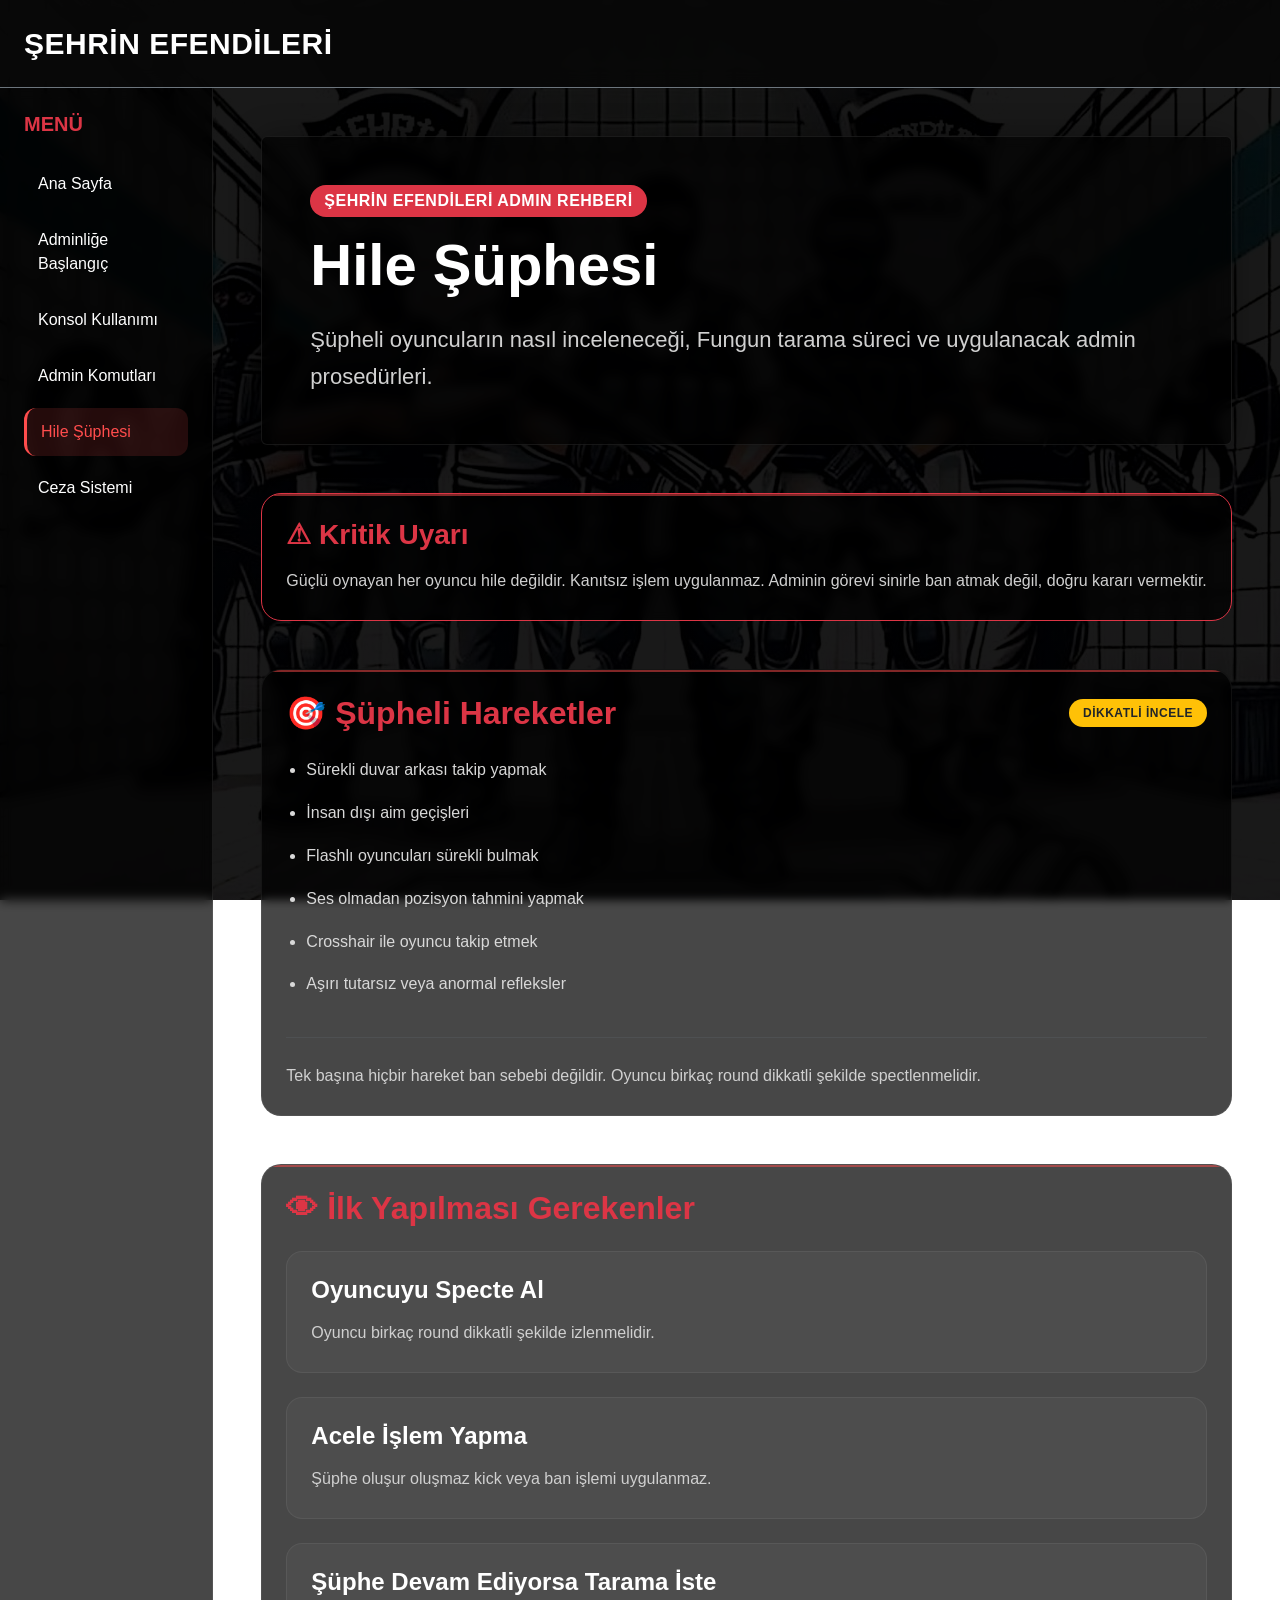
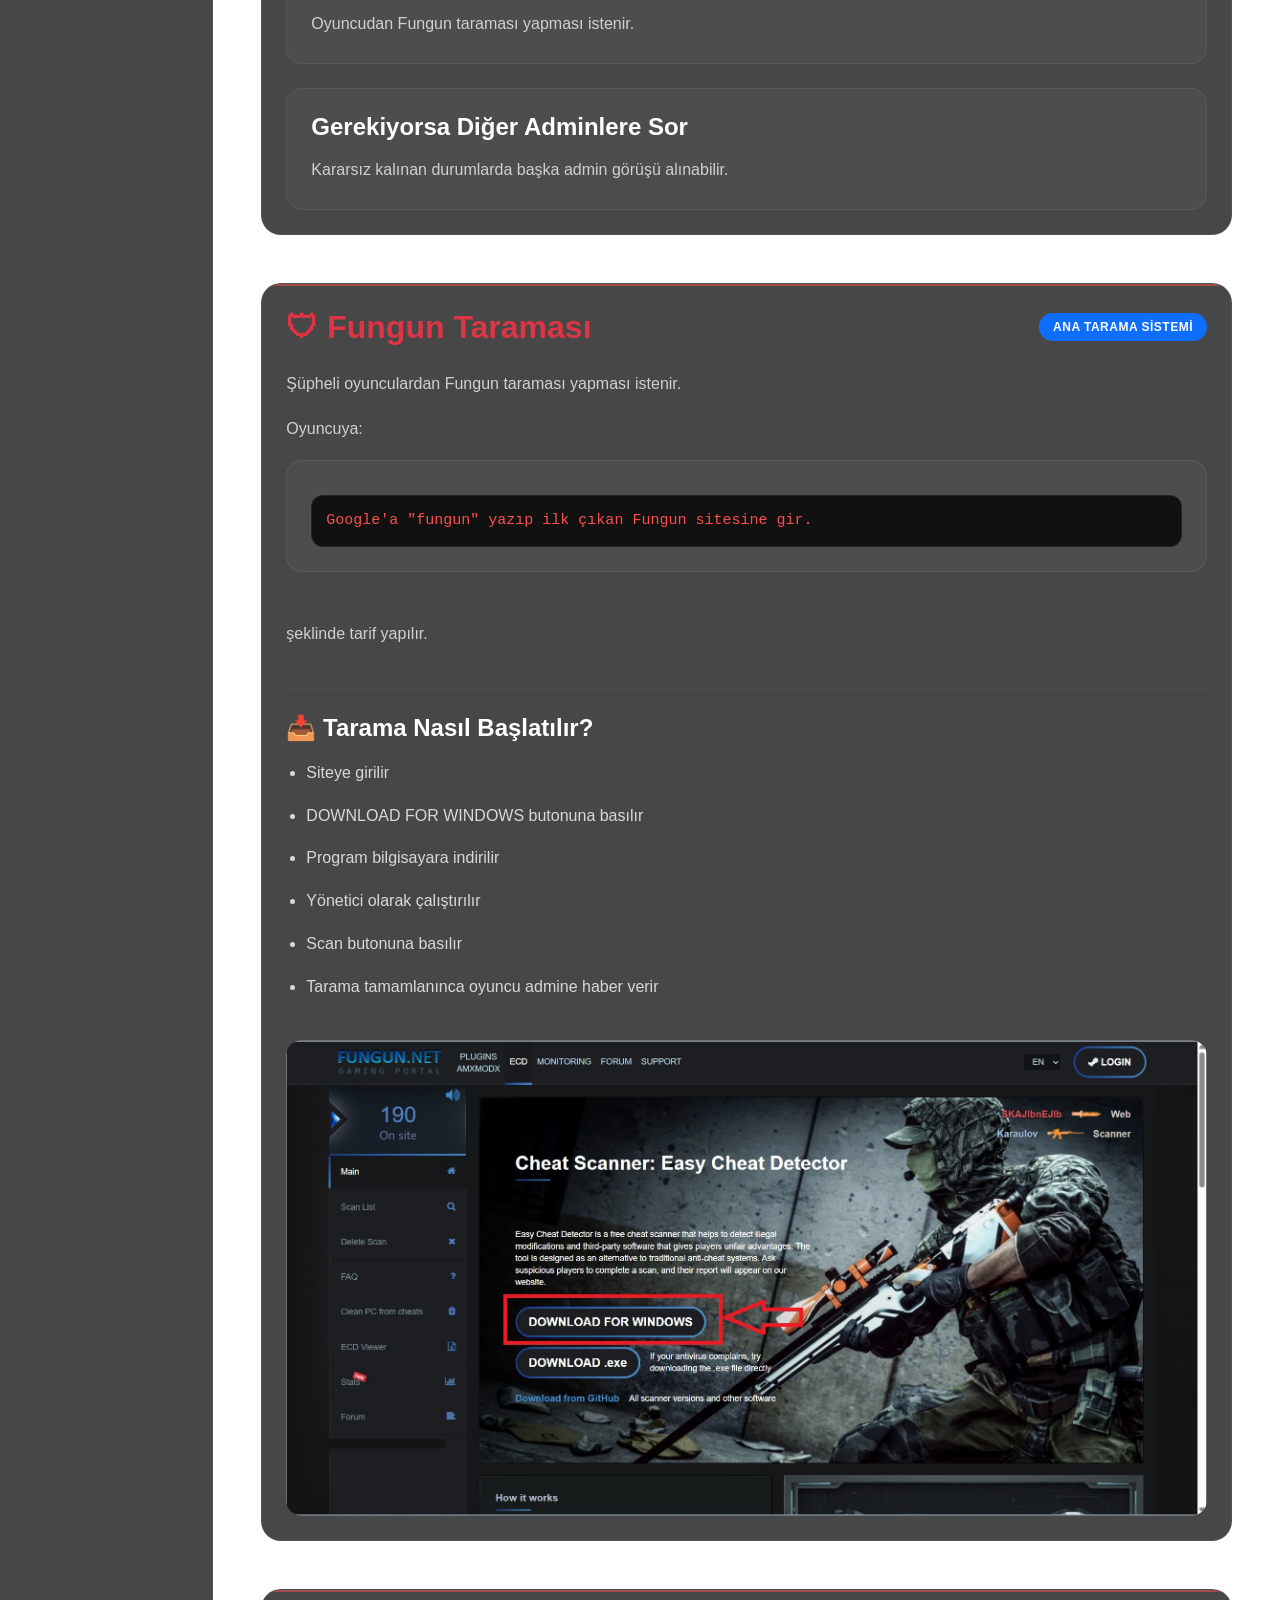
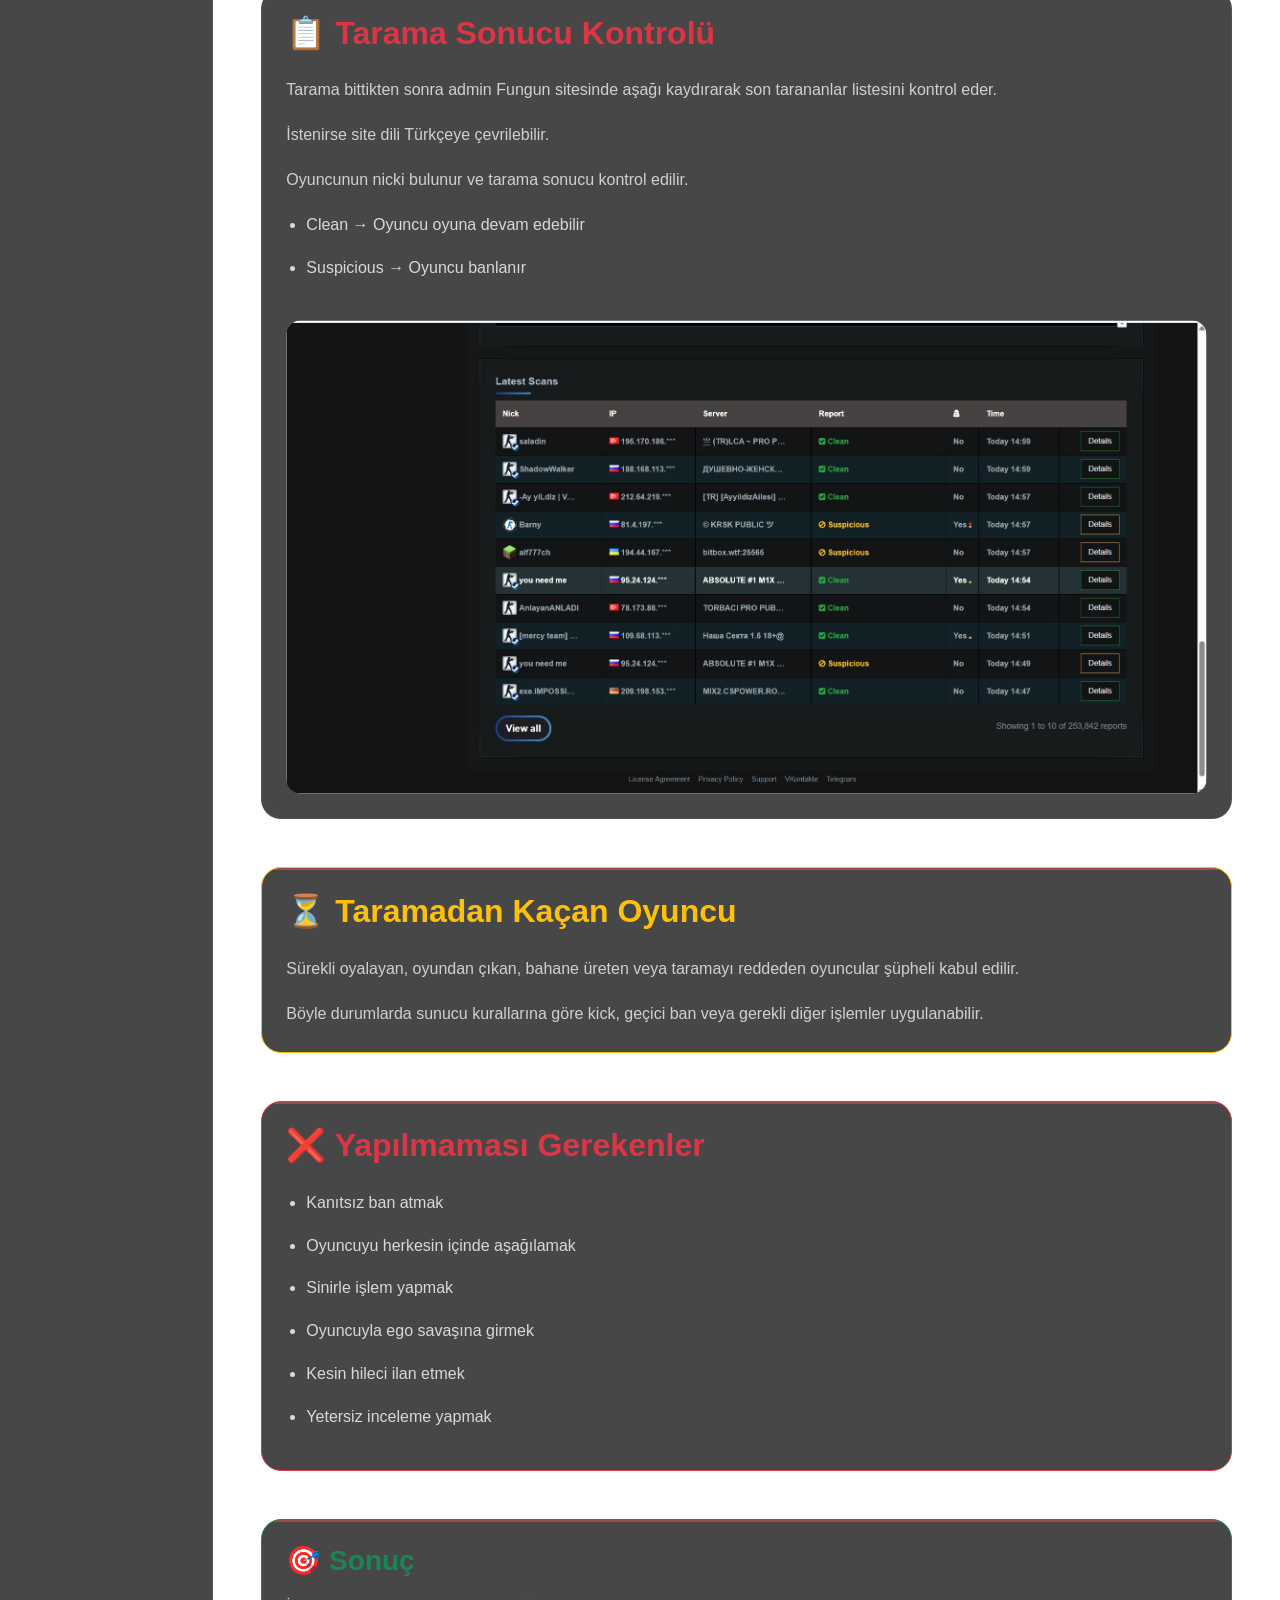
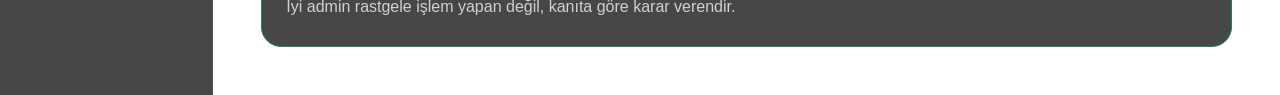
<file: pages/hile-suphesi.html>
<!DOCTYPE html>
<html lang="tr">

<head>
    <meta charset="UTF-8">

    <meta name="viewport"
          content="width=device-width, initial-scale=1.0">

    <title>
        Hile Şüphesi
    </title>

    <!-- Bootstrap -->
    <link href="https://cdn.jsdelivr.net/npm/bootstrap@5.3.3/dist/css/bootstrap.min.css"
          rel="stylesheet">

    <!-- CSS -->
    <link rel="stylesheet"
          href="../assets/css/style.css">
</head>

<body>

    <!-- Navbar -->
    <nav class="navbar navbar-dark bg-dark px-4 py-3 border-bottom border-secondary">

        <span class="navbar-brand fw-bold">
            ŞEHRİN EFENDİLERİ
        </span>

    </nav>

    <!-- Ana Alan -->
    <div class="container-fluid">

        <div class="row">

            <!-- Sidebar -->
            <div class="col-md-3 col-lg-2 sidebar p-4">

                <h5 class="text-danger mb-4">
                    MENÜ
                </h5>

                <ul class="nav flex-column">

                    <li class="nav-item mb-2">
                        <a class="nav-link text-white"
                           href="../index.html#icerik">
                            Ana Sayfa
                        </a>
                    </li>

                    <li class="nav-item mb-2">
                        <a class="nav-link text-white"
                           href="baslangic.html#icerik">
                            Adminliğe Başlangıç
                        </a>
                    </li>

                    <li class="nav-item mb-2">
                        <a class="nav-link text-white"
                           href="konsol-kullanimi.html#icerik">
                            Konsol Kullanımı
                        </a>
                    </li>

                    <li class="nav-item mb-2">
                        <a class="nav-link text-white"
                           href="admin-komutlari.html#icerik">
                            Admin Komutları
                        </a>
                    </li>

                    <li class="nav-item mb-2">
                        <a class="nav-link active-link"
                           href="hile-suphesi.html#icerik">
                            Hile Şüphesi
                        </a>
                    </li>

                    <li class="nav-item mb-2">
                        <a class="nav-link text-white"
                           href="ceza-sistemi.html#icerik">
                            Ceza Sistemi
                        </a>
                    </li>

                </ul>

            </div>

            <!-- İçerik -->
            <div id="icerik" class="col-md-9 col-lg-10 p-5">

                <!-- Hero -->
                <div class="hero-box p-5 rounded mb-5">

                    <span class="badge bg-danger mb-3 fs-6">
                        ŞEHRİN EFENDİLERİ ADMIN REHBERİ
                    </span>

                    <h1 class="fw-bold mb-4">
                        Hile Şüphesi
                    </h1>

                    <p class="lead mb-0">
                        Şüpheli oyuncuların nasıl inceleneceği,
                        Fungun tarama süreci ve uygulanacak admin prosedürleri.
                    </p>

                </div>

                <!-- Kritik Uyarı -->
                <div class="card custom-card p-4 mb-5 border border-danger">

                    <h3 class="text-danger mb-3">
                        ⚠ Kritik Uyarı
                    </h3>

                    <p class="mb-0">
                        Güçlü oynayan her oyuncu hile değildir.
                        Kanıtsız işlem uygulanmaz.
                        Adminin görevi sinirle ban atmak değil,
                        doğru kararı vermektir.
                    </p>

                </div>

                <!-- Şüpheli Hareketler -->
                <div class="card custom-card p-4 mb-5">

                    <div class="d-flex justify-content-between align-items-center mb-4 flex-wrap gap-2">

                        <h2 class="text-danger mb-0">
                            🎯 Şüpheli Hareketler
                        </h2>

                        <span class="badge bg-warning text-dark">
                            DİKKATLİ İNCELE
                        </span>

                    </div>

                    <ul class="guide-list mb-0">

                        <li>
                            Sürekli duvar arkası takip yapmak
                        </li>

                        <li>
                            İnsan dışı aim geçişleri
                        </li>

                        <li>
                            Flashlı oyuncuları sürekli bulmak
                        </li>

                        <li>
                            Ses olmadan pozisyon tahmini yapmak
                        </li>

                        <li>
                            Crosshair ile oyuncu takip etmek
                        </li>

                        <li>
                            Aşırı tutarsız veya anormal refleksler
                        </li>

                    </ul>

                    <hr class="border-secondary my-4">

                    <p class="mb-0">
                        Tek başına hiçbir hareket ban sebebi değildir.
                        Oyuncu birkaç round dikkatli şekilde spectlenmelidir.
                    </p>

                </div>

                <!-- İlk Yapılması Gerekenler -->
                <div class="card custom-card p-4 mb-5">

                    <h2 class="text-danger mb-4">
                        👁 İlk Yapılması Gerekenler
                    </h2>

                    <div class="command-box">

                        <h4>
                            Oyuncuyu Specte Al
                        </h4>

                        <p class="mb-0">
                            Oyuncu birkaç round dikkatli şekilde izlenmelidir.
                        </p>

                    </div>

                    <div class="command-box">

                        <h4>
                            Acele İşlem Yapma
                        </h4>

                        <p class="mb-0">
                            Şüphe oluşur oluşmaz kick veya ban işlemi uygulanmaz.
                        </p>

                    </div>

                    <div class="command-box">

                        <h4>
                            Şüphe Devam Ediyorsa Tarama İste
                        </h4>

                        <p class="mb-0">
                            Oyuncudan Fungun taraması yapması istenir.
                        </p>

                    </div>

                    <div class="command-box mb-0">

                        <h4>
                            Gerekiyorsa Diğer Adminlere Sor
                        </h4>

                        <p class="mb-0">
                            Kararsız kalınan durumlarda başka admin görüşü alınabilir.
                        </p>

                    </div>

                </div>

                <!-- Fungun Tarama -->
                <div class="card custom-card p-4 mb-5">

                    <div class="d-flex justify-content-between align-items-center mb-4 flex-wrap gap-2">

                        <h2 class="text-danger mb-0">
                            🛡 Fungun Taraması
                        </h2>

                        <span class="badge bg-primary">
                            ANA TARAMA SİSTEMİ
                        </span>

                    </div>

                    <p>
                        Şüpheli oyunculardan Fungun taraması yapması istenir.
                    </p>

                    <p>
                        Oyuncuya:
                    </p>

                    <div class="command-box">

                        <code>
                            Google'a "fungun" yazıp ilk çıkan Fungun sitesine gir.
                        </code>

                    </div>

                    <p class="mt-4">
                        şeklinde tarif yapılır.
                    </p>

                    <hr class="border-secondary my-4">

                    <h4 class="mb-3">
                        📥 Tarama Nasıl Başlatılır?
                    </h4>

                    <ul class="guide-list">

                        <li>
                            Siteye girilir
                        </li>

                        <li>
                            DOWNLOAD FOR WINDOWS butonuna basılır
                        </li>

                        <li>
                            Program bilgisayara indirilir
                        </li>

                        <li>
                            Yönetici olarak çalıştırılır
                        </li>

                        <li>
                            Scan butonuna basılır
                        </li>

                        <li>
                            Tarama tamamlanınca oyuncu admine haber verir
                        </li>

                    </ul>

                    <div class="image-box mt-4">

                        <img src="../assets/img/fungun-indirme.jpg"
                             alt="Fungun İndirme"
                             class="img-fluid rounded border border-secondary"
                             loading="lazy">

                    </div>

                </div>

                <!-- Sonuç Kontrol -->
                <div class="card custom-card p-4 mb-5">

                    <h2 class="text-danger mb-4">
                        📋 Tarama Sonucu Kontrolü
                    </h2>

                    <p>
                        Tarama bittikten sonra admin Fungun sitesinde aşağı kaydırarak
                        son tarananlar listesini kontrol eder.
                    </p>

                    <p>
                        İstenirse site dili Türkçeye çevrilebilir.
                    </p>

                    <p>
                        Oyuncunun nicki bulunur ve tarama sonucu kontrol edilir.
                    </p>

                    <ul class="guide-list">

                        <li>
                            Clean → Oyuncu oyuna devam edebilir
                        </li>

                        <li>
                            Suspicious → Oyuncu banlanır
                        </li>

                    </ul>

                    <div class="image-box mt-4">

                        <img src="../assets/img/fungun-sonuc-kontrol.jpg"
                             alt="Fungun Sonuç Kontrol"
                             class="img-fluid rounded border border-secondary"
                             loading="lazy">

                    </div>

                </div>

                <!-- Taramadan Kaçan Oyuncu -->
                <div class="card custom-card p-4 mb-5 border border-warning">

                    <h2 class="text-warning mb-4">
                        ⏳ Taramadan Kaçan Oyuncu
                    </h2>

                    <p>
                        Sürekli oyalayan,
                        oyundan çıkan,
                        bahane üreten veya taramayı reddeden oyuncular şüpheli kabul edilir.
                    </p>

                    <p class="mb-0">
                        Böyle durumlarda sunucu kurallarına göre kick,
                        geçici ban veya gerekli diğer işlemler uygulanabilir.
                    </p>

                </div>

                <!-- Yapılmaması Gerekenler -->
                <div class="card custom-card p-4 mb-5 border border-danger">

                    <h2 class="text-danger mb-4">
                        ❌ Yapılmaması Gerekenler
                    </h2>

                    <ul class="guide-list mb-0">

                        <li>
                            Kanıtsız ban atmak
                        </li>

                        <li>
                            Oyuncuyu herkesin içinde aşağılamak
                        </li>

                        <li>
                            Sinirle işlem yapmak
                        </li>

                        <li>
                            Oyuncuyla ego savaşına girmek
                        </li>

                        <li>
                            Kesin hileci ilan etmek
                        </li>

                        <li>
                            Yetersiz inceleme yapmak
                        </li>

                    </ul>

                </div>

                <!-- Son Mesaj -->
                <div class="card custom-card p-4 border border-success">

                    <h3 class="text-success mb-3">
                        🎯 Sonuç
                    </h3>

                    <p class="mb-0">
                        İyi admin rastgele işlem yapan değil,
                        kanıta göre karar verendir.
                    </p>

                </div>

            </div>

        </div>

    </div>

    <!-- Bootstrap JS -->
    <script src="https://cdn.jsdelivr.net/npm/bootstrap@5.3.3/dist/js/bootstrap.bundle.min.js"></script>

    <!-- Sayfa Açılınca En Üste Çık -->
    <script>

        window.addEventListener("pageshow", function () {

            window.scrollTo(0, 0);

        });

    </script>

</body>

</html>
</file>
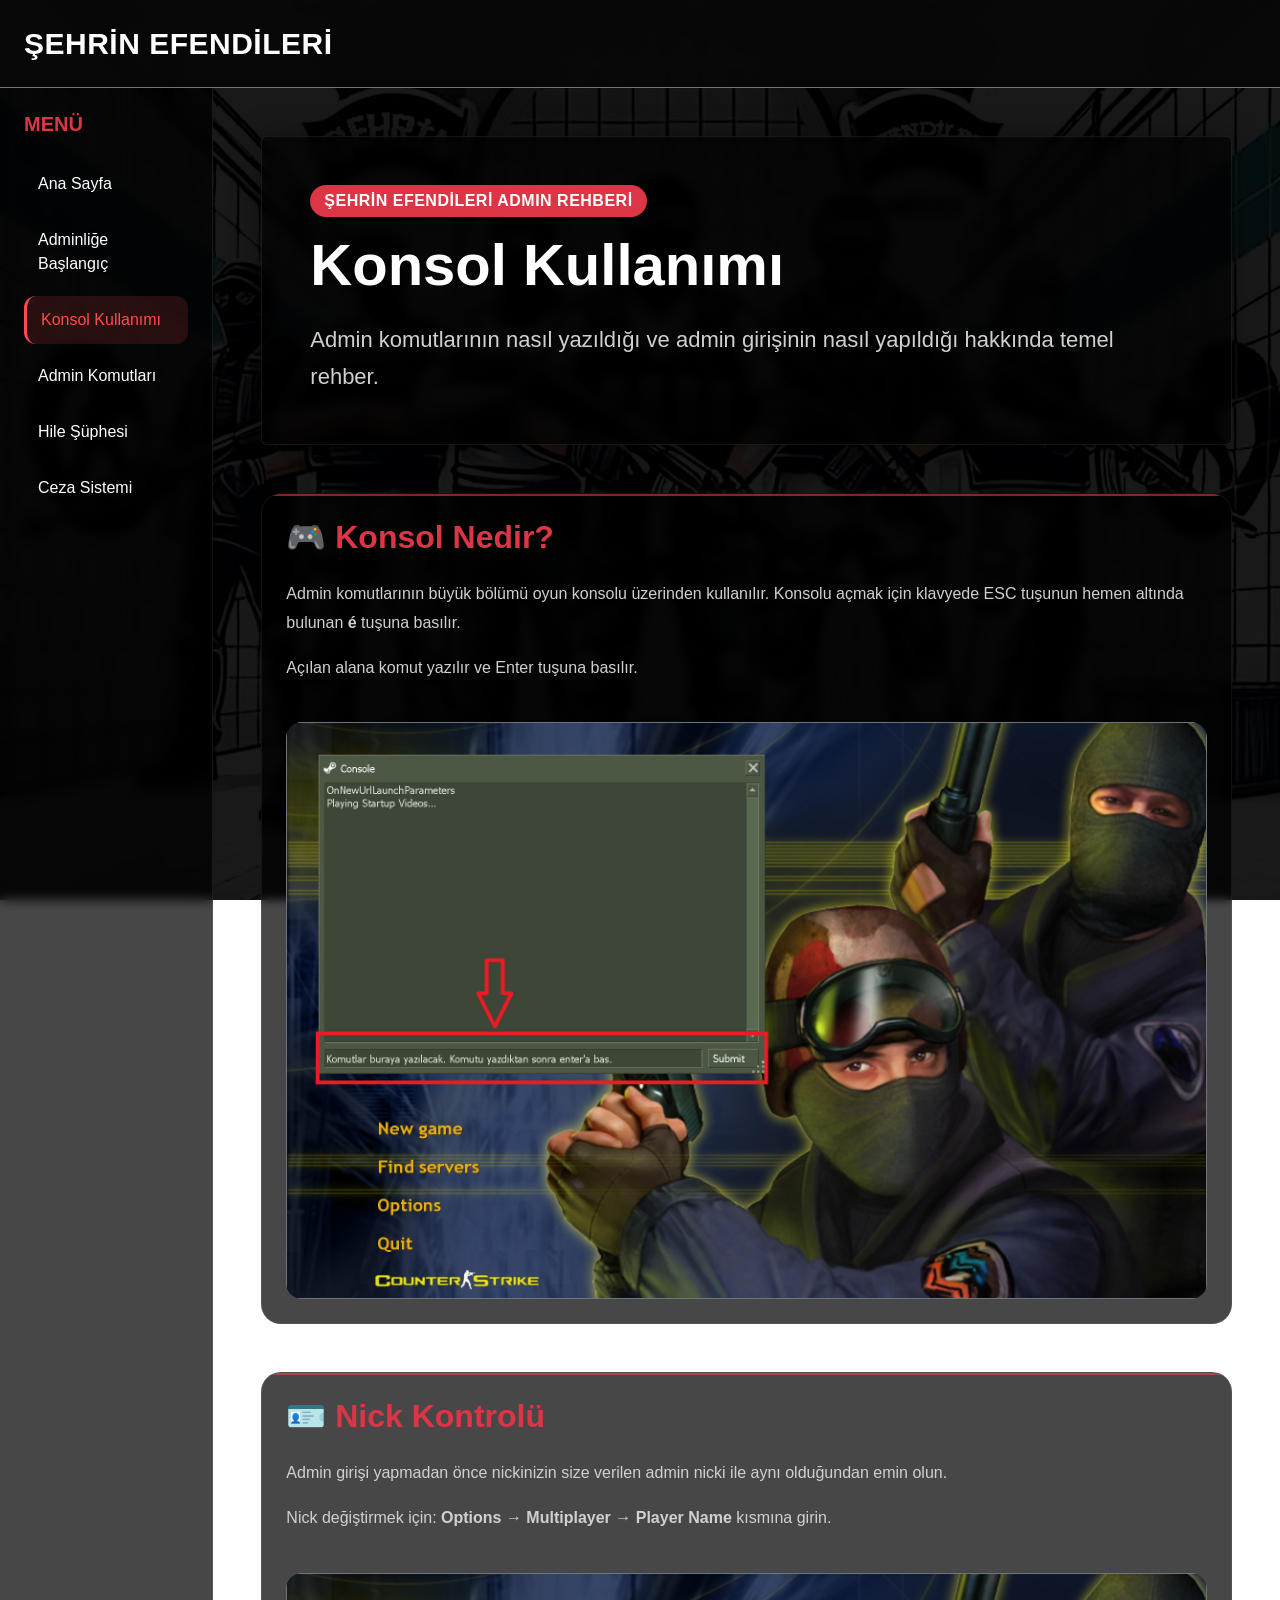
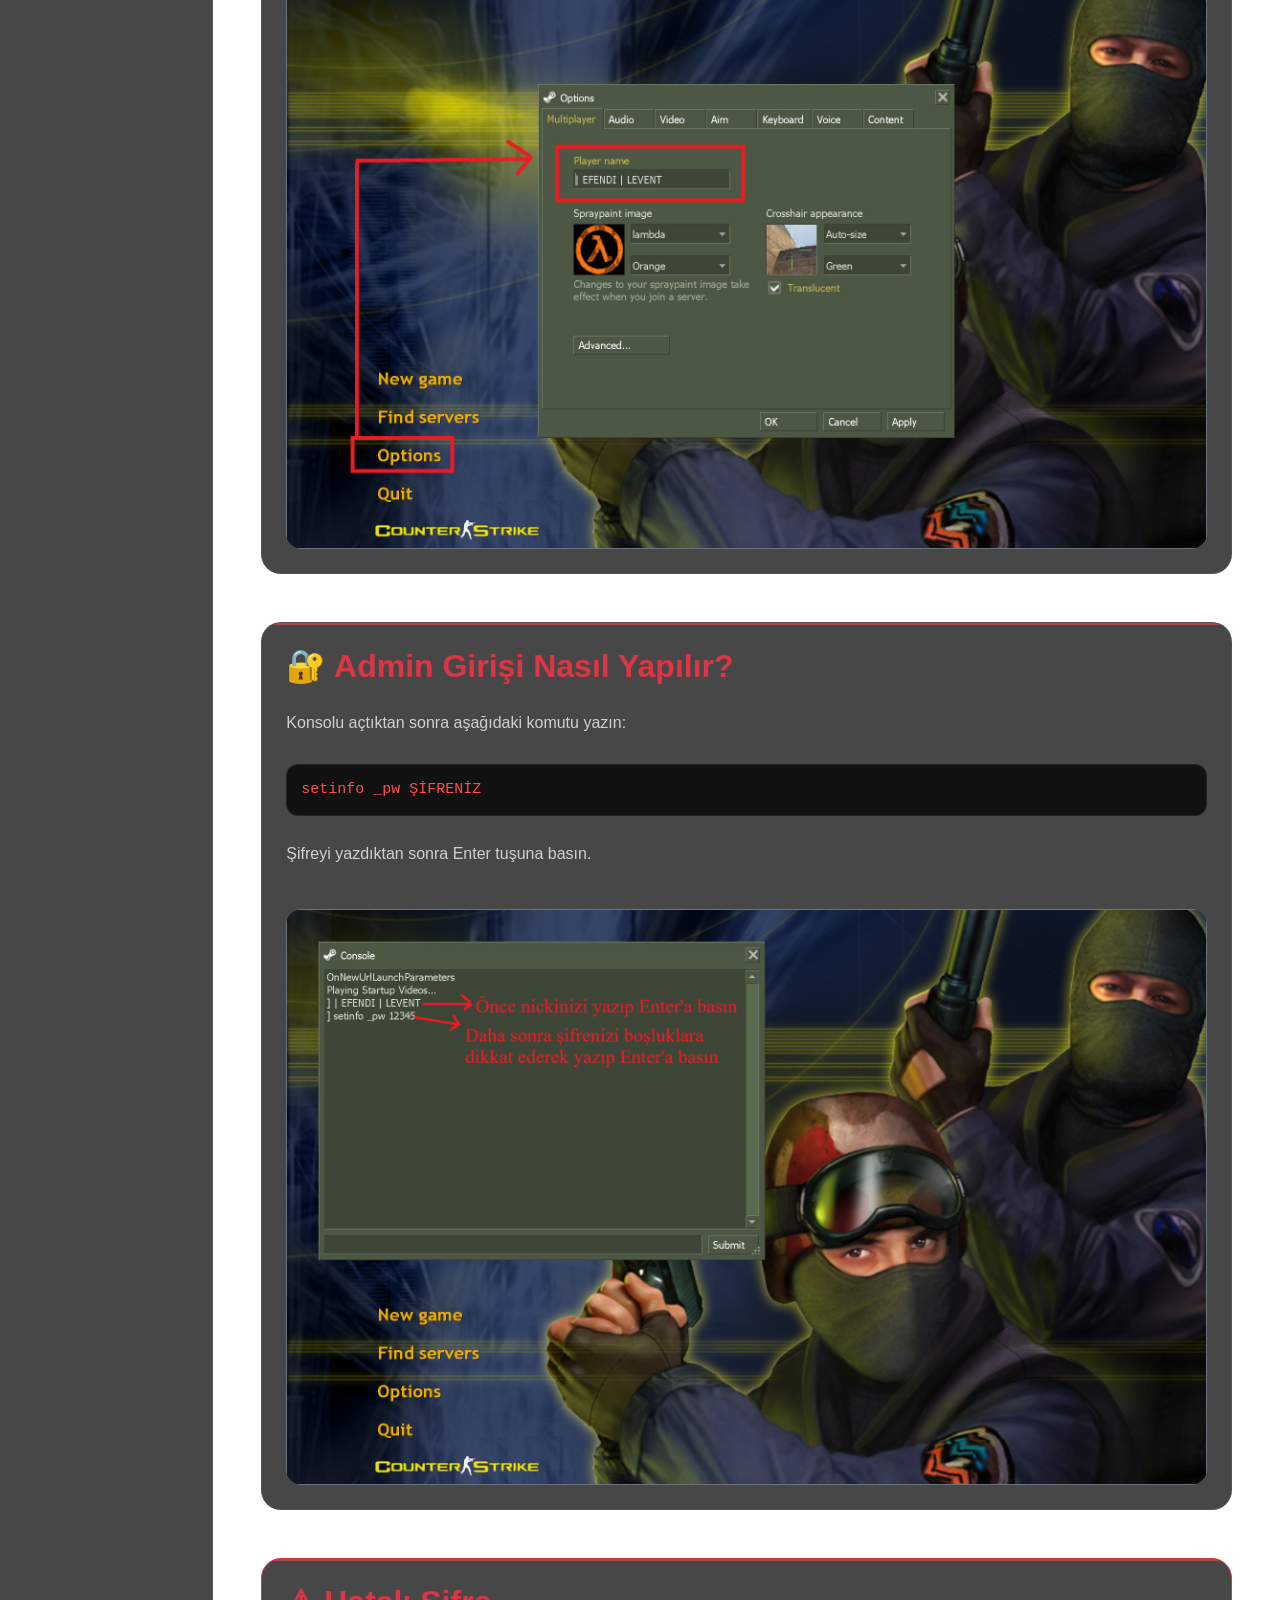
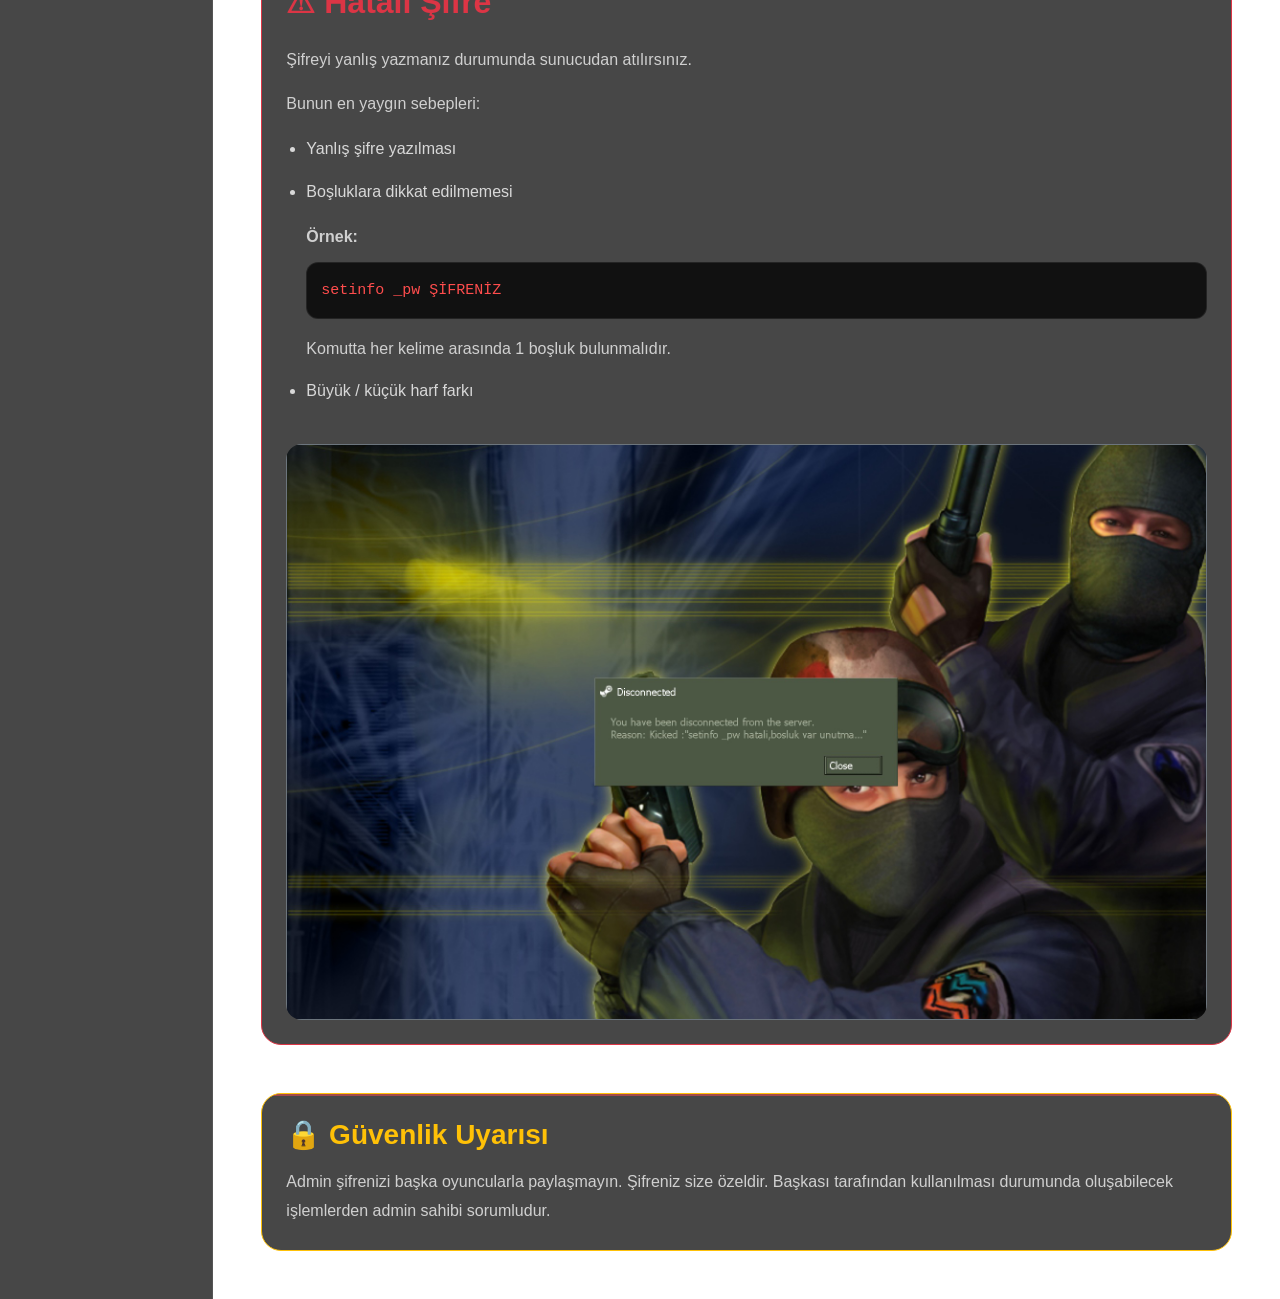
<file: pages/konsol-kullanimi.html>
<!DOCTYPE html>
<html lang="tr">

<head>
    <meta charset="UTF-8">

    <meta name="viewport"
          content="width=device-width, initial-scale=1.0">

    <title>
        Konsol Kullanımı
    </title>

    <!-- Bootstrap -->
    <link href="https://cdn.jsdelivr.net/npm/bootstrap@5.3.3/dist/css/bootstrap.min.css"
          rel="stylesheet">

    <!-- CSS -->
    <link rel="stylesheet"
          href="../assets/css/style.css">
</head>

<body>

    <!-- Navbar -->
    <nav class="navbar navbar-dark bg-dark px-4 py-3 border-bottom border-secondary">

        <span class="navbar-brand fw-bold">
            ŞEHRİN EFENDİLERİ
        </span>

    </nav>

    <!-- Ana Alan -->
    <div class="container-fluid">

        <div class="row">

            <!-- Sidebar -->
            <div class="col-md-3 col-lg-2 sidebar p-4">

                <h5 class="text-danger mb-4">
                    MENÜ
                </h5>

                <ul class="nav flex-column">

                    <li class="nav-item mb-2">
                        <a class="nav-link text-white"
                           href="../index.html#icerik">
                            Ana Sayfa
                        </a>
                    </li>

                    <li class="nav-item mb-2">
                        <a class="nav-link text-white"
                           href="baslangic.html#icerik">
                            Adminliğe Başlangıç
                        </a>
                    </li>

                    <li class="nav-item mb-2">
                        <a class="nav-link active-link"
                           href="konsol-kullanimi.html#icerik">
                            Konsol Kullanımı
                        </a>
                    </li>

                    <li class="nav-item mb-2">
                        <a class="nav-link text-white"
                           href="admin-komutlari.html#icerik">
                            Admin Komutları
                        </a>
                    </li>

                    <li class="nav-item mb-2">
                        <a class="nav-link text-white"
                           href="hile-suphesi.html#icerik">
                            Hile Şüphesi
                        </a>
                    </li>

                    <li class="nav-item mb-2">
                        <a class="nav-link text-white"
                           href="ceza-sistemi.html#icerik">
                            Ceza Sistemi
                        </a>
                    </li>

                </ul>

            </div>

            <!-- İçerik -->
            <div id="icerik" class="col-md-9 col-lg-10 p-5">

                <!-- Hero -->
                <div class="hero-box p-5 rounded mb-5">

                    <span class="badge bg-danger mb-3 fs-6">
                        ŞEHRİN EFENDİLERİ ADMIN REHBERİ
                    </span>

                    <h1 class="fw-bold mb-4">
                        Konsol Kullanımı
                    </h1>

                    <p class="lead mb-0">
                        Admin komutlarının nasıl yazıldığı ve admin girişinin nasıl yapıldığı hakkında temel rehber.
                    </p>

                </div>

                <!-- Konsol -->
                <div class="card custom-card p-4 mb-5">

                    <h2 class="text-danger mb-4">
                        🎮 Konsol Nedir?
                    </h2>

                    <p>
                        Admin komutlarının büyük bölümü oyun konsolu üzerinden kullanılır.
                        Konsolu açmak için klavyede ESC tuşunun hemen altında bulunan
                        <strong>é</strong> tuşuna basılır.
                    </p>

                    <p class="mb-4">
                        Açılan alana komut yazılır ve Enter tuşuna basılır.
                    </p>

                    <div class="image-box mt-3">

                        <img src="../assets/img/konsol-acma.jpg"
                             alt="Konsol Açma"
                             class="img-fluid rounded border border-secondary"
                             loading="lazy">

                    </div>

                </div>

                <!-- Nick -->
                <div class="card custom-card p-4 mb-5">

                    <h2 class="text-danger mb-4">
                        🪪 Nick Kontrolü
                    </h2>

                    <p>
                        Admin girişi yapmadan önce nickinizin size verilen admin nicki ile
                        aynı olduğundan emin olun.
                    </p>

                    <p class="mb-4">
                        Nick değiştirmek için:
                        <strong>Options → Multiplayer → Player Name</strong>
                        kısmına girin.
                    </p>

                    <div class="image-box mt-3">

                        <img src="../assets/img/nick-kontrol.jpg"
                             alt="Nick Kontrol"
                             class="img-fluid rounded border border-secondary"
                             loading="lazy">

                    </div>

                </div>

                <!-- Admin Girişi -->
                <div class="card custom-card p-4 mb-5">

                    <h2 class="text-danger mb-4">
                        🔐 Admin Girişi Nasıl Yapılır?
                    </h2>

                    <p>
                        Konsolu açtıktan sonra aşağıdaki komutu yazın:
                    </p>

                    <code>
                        setinfo _pw ŞİFRENİZ
                    </code>

                    <p class="mt-4 mb-4">
                        Şifreyi yazdıktan sonra Enter tuşuna basın.
                    </p>

                    <div class="image-box mt-3">

                        <img src="../assets/img/admin-giris.jpg"
                             alt="Admin Girişi"
                             class="img-fluid rounded border border-secondary"
                             loading="lazy">

                    </div>

                </div>

                <!-- Hatalı Şifre -->
                <div class="card custom-card p-4 mb-5 border border-danger">

                    <h2 class="text-danger mb-4">
                        ⚠ Hatalı Şifre
                    </h2>

                    <p>
                        Şifreyi yanlış yazmanız durumunda sunucudan atılırsınız.
                    </p>

                    <p>
                        Bunun en yaygın sebepleri:
                    </p>

                    <ul class="guide-list">

                        <li>
                            Yanlış şifre yazılması
                        </li>

                        <li>
                            Boşluklara dikkat edilmemesi

                            <p class="mt-3 mb-2">
                                <strong>Örnek:</strong>
                            </p>

                            <code>
                                setinfo _pw ŞİFRENİZ
                            </code>

                            <p class="mt-3 mb-0">
                                Komutta her kelime arasında 1 boşluk bulunmalıdır.
                            </p>

                        </li>

                        <li>
                            Büyük / küçük harf farkı
                        </li>

                    </ul>

                    <div class="image-box mt-4">

                        <img src="../assets/img/hatali-sifre.jpg"
                             alt="Hatalı Şifre"
                             class="img-fluid rounded border border-secondary"
                             loading="lazy">

                    </div>

                </div>

                <!-- Güvenlik -->
                <div class="card custom-card p-4 border border-warning">

                    <h3 class="text-warning mb-3">
                        🔒 Güvenlik Uyarısı
                    </h3>

                    <p class="mb-0">
                        Admin şifrenizi başka oyuncularla paylaşmayın.
                        Şifreniz size özeldir.
                        Başkası tarafından kullanılması durumunda oluşabilecek işlemlerden
                        admin sahibi sorumludur.
                    </p>

                </div>

            </div>

        </div>

    </div>

    <!-- Bootstrap JS -->
    <script src="https://cdn.jsdelivr.net/npm/bootstrap@5.3.3/dist/js/bootstrap.bundle.min.js"></script>

    <!-- Sayfa Açılınca En Üste Çık -->
    <script>

        window.addEventListener("pageshow", function () {

            window.scrollTo(0, 0);

        });

    </script>

</body>

</html>
</file>
<file: assets/css/style.css>
/* =======================================================
    GENEL
======================================================= */

* {
    margin: 0;
    padding: 0;
    box-sizing: border-box;
}

html {
    scroll-behavior: smooth;
    /* Mobil tıklamalarda içeriğin Navbar'ın altında kalmasını engeller */
    scroll-padding-top: 85px; 
}

body {
    min-height: 100vh;

    background:
        linear-gradient(
            rgba(0, 0, 0, 0.90),
            rgba(0, 0, 0, 0.90)
        ),
        url('../img/background.jpg');

    background-size: cover;
    background-position: center;
    background-attachment: fixed;

    color: #ffffff;

    font-family: Arial, Helvetica, sans-serif;

    overflow-x: hidden;
}

/* =======================================================
    NAVBAR
======================================================= */

.navbar {
    backdrop-filter: blur(10px);

    background-color: rgba(8, 8, 8, 0.94) !important;

    border-bottom: 1px solid rgba(255, 255, 255, 0.08);

    position: sticky;
    top: 0;
    z-index: 999;
}

.navbar-brand {
    font-size: 30px;

    font-weight: 700;

    letter-spacing: 0.5px;

    color: #ffffff !important;
}

/* =======================================================
    SIDEBAR
======================================================= */

.sidebar {
    min-height: calc(100vh - 83px);

    background-color: rgba(0, 0, 0, 0.72);

    border-right: 1px solid rgba(255, 255, 255, 0.08);

    backdrop-filter: blur(6px);
}

/* =======================================================
    MENÜ
======================================================= */

.nav-link {
    color: #ffffff !important;

    padding: 12px 14px;

    border-radius: 12px;

    font-size: 16px;
    font-weight: 500;

    transition:
        background-color 0.25s ease,
        color 0.25s ease,
        transform 0.25s ease;
}

.nav-link:hover {
    background-color: rgba(255, 255, 255, 0.05);

    color: #ff4d4d !important;

    transform: translateX(4px);
}

/* =======================================================
    AKTİF MENÜ
======================================================= */

.active-link {
    background-color: rgba(255, 77, 77, 0.14);

    border-left: 3px solid #ff4d4d;

    color: #ff4d4d !important;
}

/* =======================================================
    HERO
======================================================= */

.hero-box {
    background-color: rgba(0, 0, 0, 0.68);

    border: 1px solid rgba(255, 255, 255, 0.08);

    border-radius: 22px;

    backdrop-filter: blur(6px);

    box-shadow:
        0 0 30px rgba(0, 0, 0, 0.35);
}

.hero-box h1 {
    font-size: 58px;

    line-height: 1.1;

    margin-bottom: 24px;
}

.hero-box .lead {
    font-size: 22px;

    line-height: 1.7;

    color: #d0d0d0;
}

/* =======================================================
    KARTLAR
======================================================= */

.custom-card {
    background-color: rgba(0, 0, 0, 0.72);

    border: 1px solid rgba(255, 255, 255, 0.06);

    border-radius: 20px;

    color: #ffffff;

    overflow: hidden;

    position: relative;

    transition:
        transform 0.25s ease,
        border-color 0.25s ease,
        box-shadow 0.25s ease;

    backdrop-filter: blur(5px);
}

.custom-card::before {
    content: "";

    position: absolute;

    top: 0;
    left: 0;

    width: 100%;
    height: 2px;

    background: rgba(255, 77, 77, 0.50);
}

.custom-card:hover {
    transform: translateY(-5px);

    border-color: rgba(255, 77, 77, 0.45);

    box-shadow:
        0 0 24px rgba(255, 77, 77, 0.12);
}

.custom-card h2,
.custom-card h3,
.custom-card h4 {
    margin-bottom: 14px;
}

/* =======================================================
    KOMUT KUTULARI
======================================================= */

.command-box {
    background-color: rgba(255, 255, 255, 0.03);

    border: 1px solid rgba(255, 255, 255, 0.06);

    border-radius: 16px;

    padding: 24px;

    margin-bottom: 24px;

    transition:
        border-color 0.25s ease,
        transform 0.25s ease;
}

.command-box:hover {
    border-color: rgba(255, 77, 77, 0.35);

    transform: translateY(-2px);
}

/* =======================================================
    KOMUT TİPLERİ
======================================================= */

.command-type {
    display: inline-block;

    padding: 6px 12px;

    border-radius: 30px;

    font-size: 13px;

    font-weight: bold;

    margin-bottom: 14px;
}

.console-command {
    background-color: rgba(255, 77, 77, 0.16);

    color: #ff4d4d;
}

.chat-command {
    background-color: rgba(0, 153, 255, 0.16);

    color: #4db8ff;
}

/* =======================================================
    KOD KUTUSU
======================================================= */

code {
    display: block;

    background-color: #111111;

    border: 1px solid rgba(255, 255, 255, 0.08);

    border-radius: 12px;

    padding: 14px;

    color: #ff4d4d;

    font-size: 15px;

    margin-top: 10px;

    overflow-x: auto;

    word-break: break-word;
}

/* =======================================================
    FORM
======================================================= */

.form-control {
    background-color: rgba(255, 255, 255, 0.04);

    border: 1px solid rgba(255, 255, 255, 0.08);

    color: #ffffff;

    padding: 14px;
}

.form-control:focus {
    background-color: #111111 !important;

    color: #ffffff !important;

    border-color: #ff4d4d !important;

    box-shadow: none !important;
}

/* =======================================================
    YAZILAR
======================================================= */

h1,
h2,
h3,
h4,
h5,
h6 {
    color: #ffffff;

    font-weight: 700;
}

p {
    color: #d0d0d0;

    line-height: 1.8;

    margin-bottom: 16px;
}

/* =======================================================
    LİSTE
======================================================= */

.guide-list {
    padding-left: 20px;

    margin-bottom: 0;
}

.guide-list li {
    margin-bottom: 14px;

    color: #d8d8d8;

    line-height: 1.8;
}

/* =======================================================
    GÖRSELLER
======================================================= */

img {
    max-width: 100%;

    height: auto;

    display: block;
}

/* =======================================================
    RESİM KUTUSU
======================================================= */

.image-box {
    overflow: hidden;

    border-radius: 16px;
}

.image-box img {
    transition: transform 0.3s ease;
}

.image-box:hover img {
    transform: scale(1.02);
}

/* =======================================================
    LINK
======================================================= */

a {
    text-decoration: none !important;
}

/* =======================================================
    BADGE
======================================================= */

.badge {
    padding: 8px 14px;

    border-radius: 30px;

    font-weight: bold;

    letter-spacing: 0.5px;
}

/* =======================================================
    HR
======================================================= */

hr {
    opacity: 0.2;
}

/* =======================================================
    SCROLLBAR
======================================================= */

::-webkit-scrollbar {
    width: 10px;
}

::-webkit-scrollbar-track {
    background: #111111;
}

::-webkit-scrollbar-thumb {
    background: #444444;

    border-radius: 20px;
}

::-webkit-scrollbar-thumb:hover {
    background: #666666;
}

/* =======================================================
    RESPONSIVE
======================================================= */

@media (max-width: 991px) {

    .sidebar {
        min-height: auto;
    }

    .hero-box h1 {
        font-size: 44px;
    }

}

@media (max-width: 768px) {

    body {
        background-attachment: scroll;
    }

    /* Sidebar */

    .sidebar {
        padding: 25px !important;
    }

    /* Menü */

    .nav-link {
        font-size: 15px;

        padding: 10px 12px;

        margin-bottom: 6px;
    }

    /* İçerik */

    .col-md-9.col-lg-10 {
        padding: 20px !important;
    }

    /* Hero */

    .hero-box {
        padding: 24px !important;

        margin-bottom: 30px !important;
    }

    .hero-box h1 {
        font-size: 36px;

        line-height: 1.15;
    }

    .hero-box .lead {
        font-size: 17px;

        line-height: 1.6;
    }

    /* Kart */

    .custom-card {
        padding: 22px !important;
    }

    .custom-card h2 {
        font-size: 30px;
    }

    .custom-card h3 {
        font-size: 26px;
    }

    .custom-card h4 {
        font-size: 22px;
    }

    /* Yazılar */

    p {
        font-size: 16px;

        line-height: 1.7;
    }

    .guide-list li {
        font-size: 16px;
    }

    /* Komut Kutusu */

    .command-box {
        padding: 18px;
    }

    /* Kod */

    code {
        font-size: 14px;

        padding: 14px;
    }

}

@media (max-width: 576px) {

    .navbar-brand {
        font-size: 24px;
    }

    .hero-box h1 {
        font-size: 30px;
    }

    .hero-box .lead {
        font-size: 16px;
    }

    .badge {
        font-size: 12px;
    }

}
</file>
